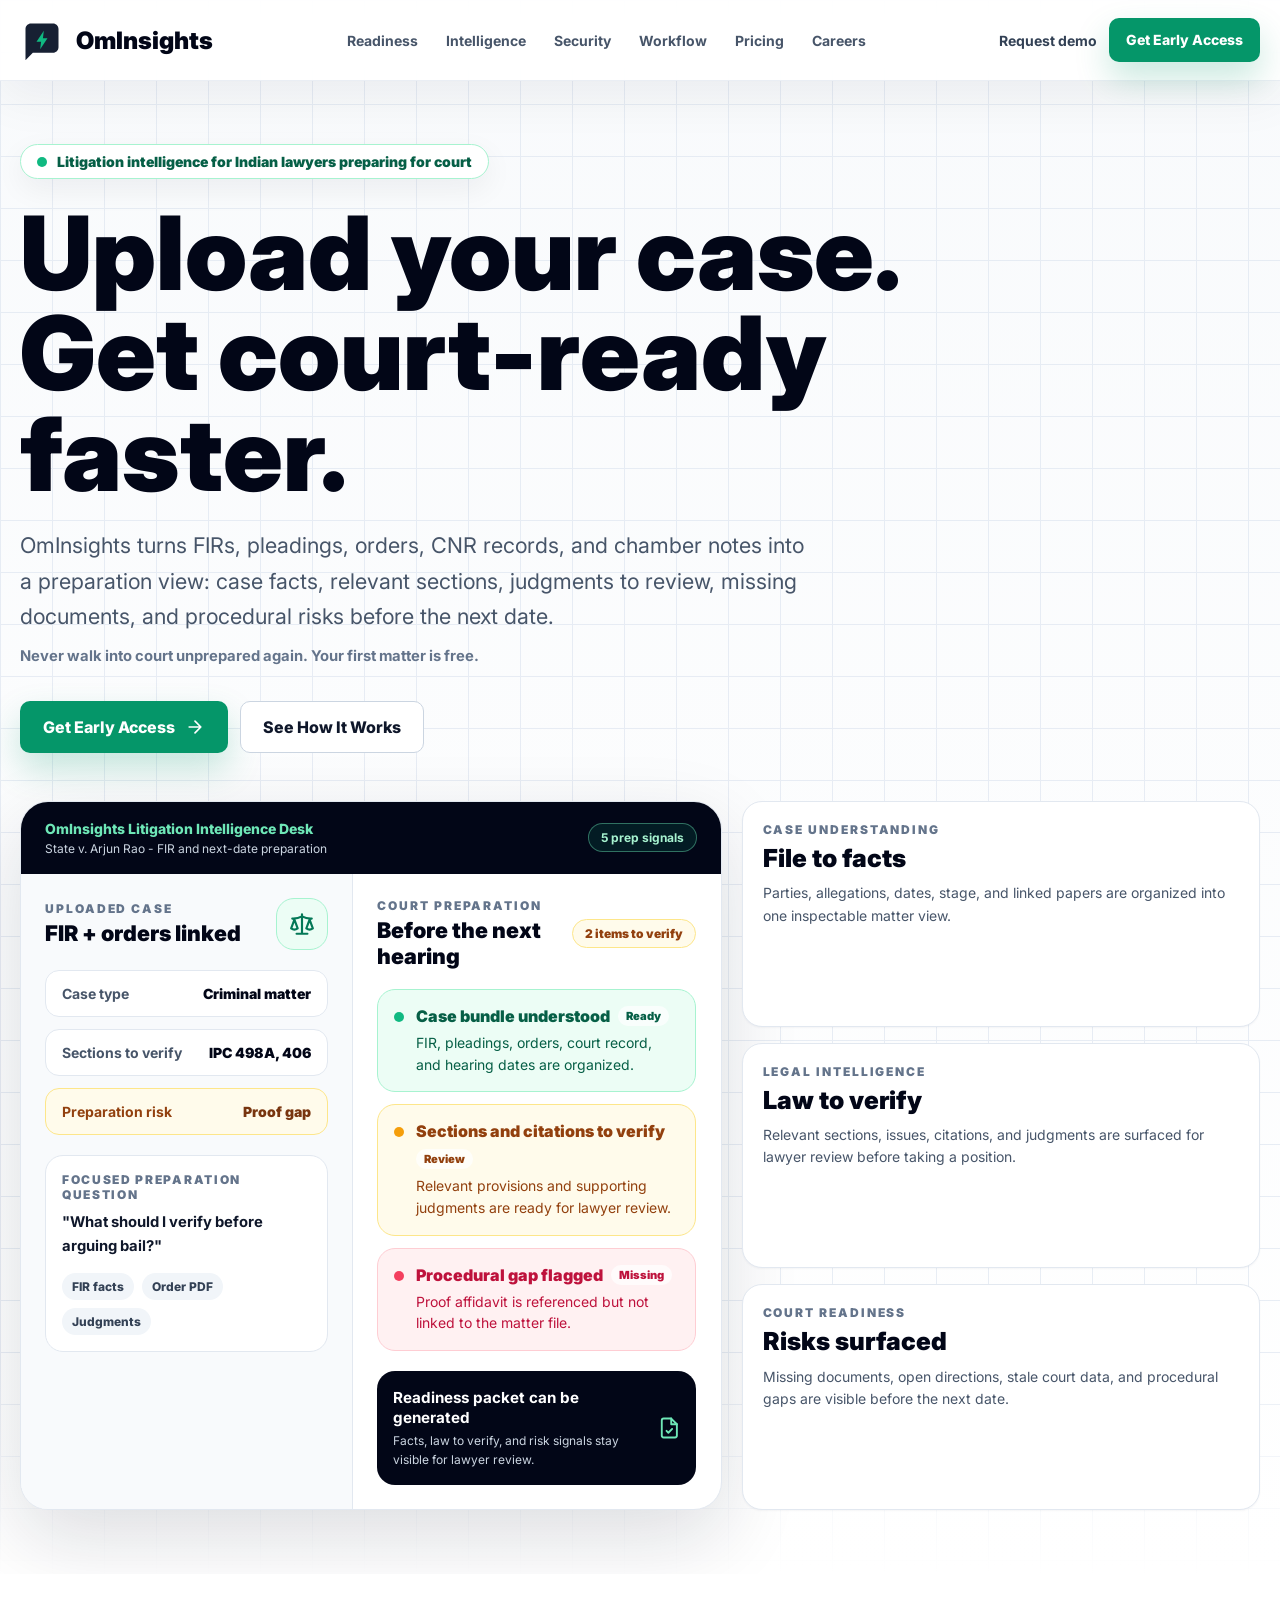
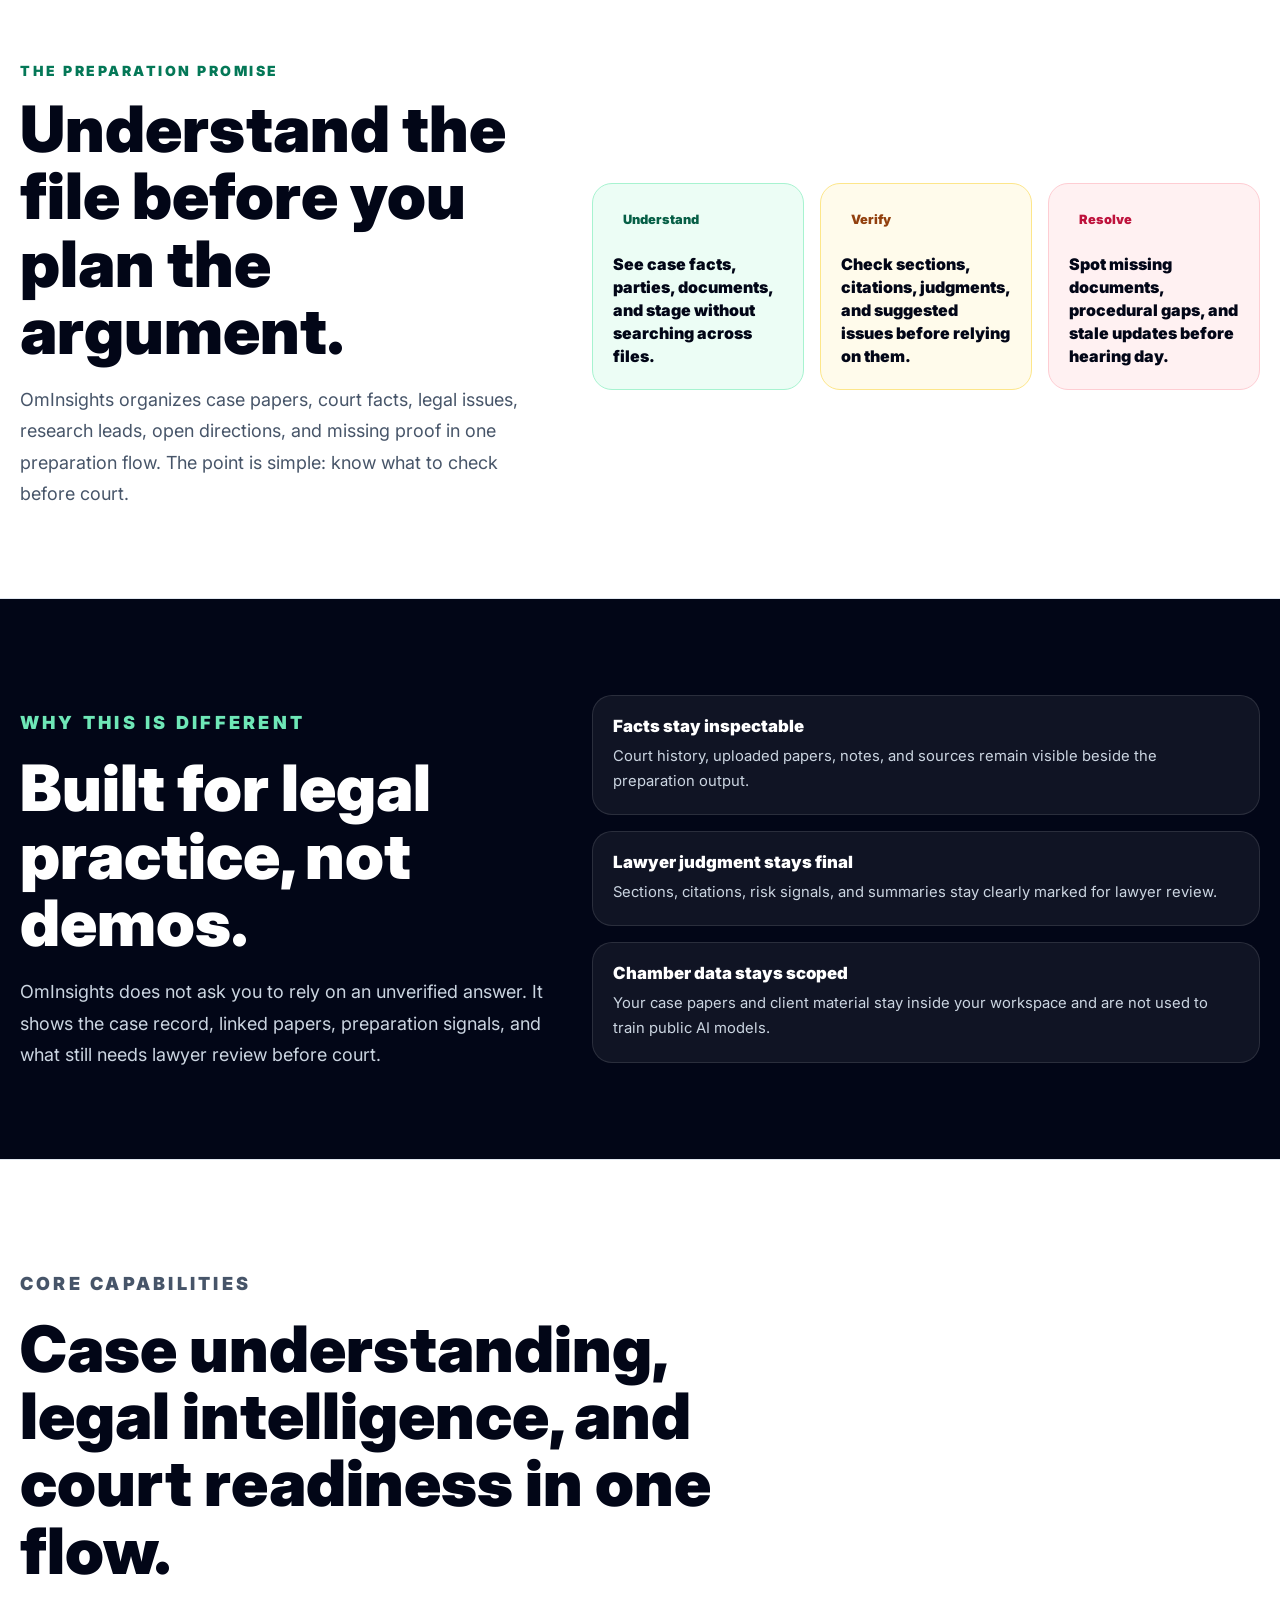
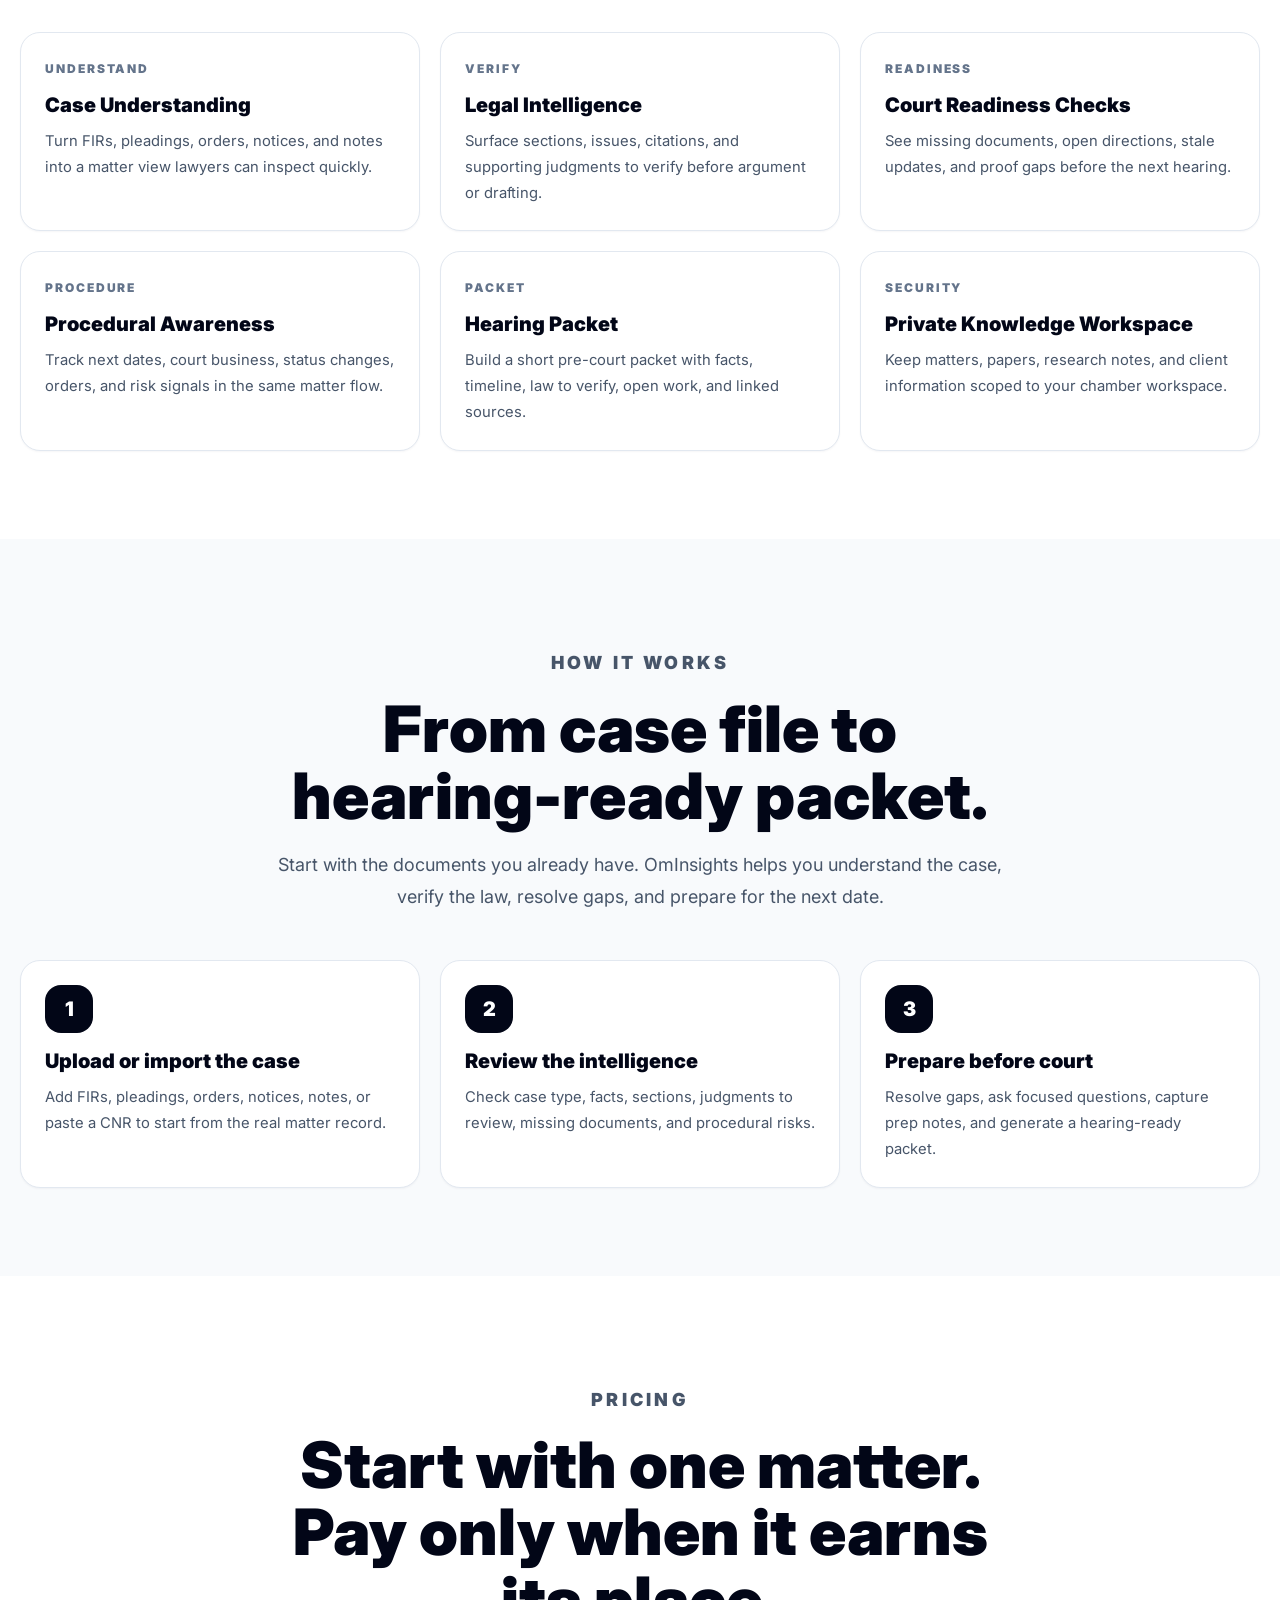
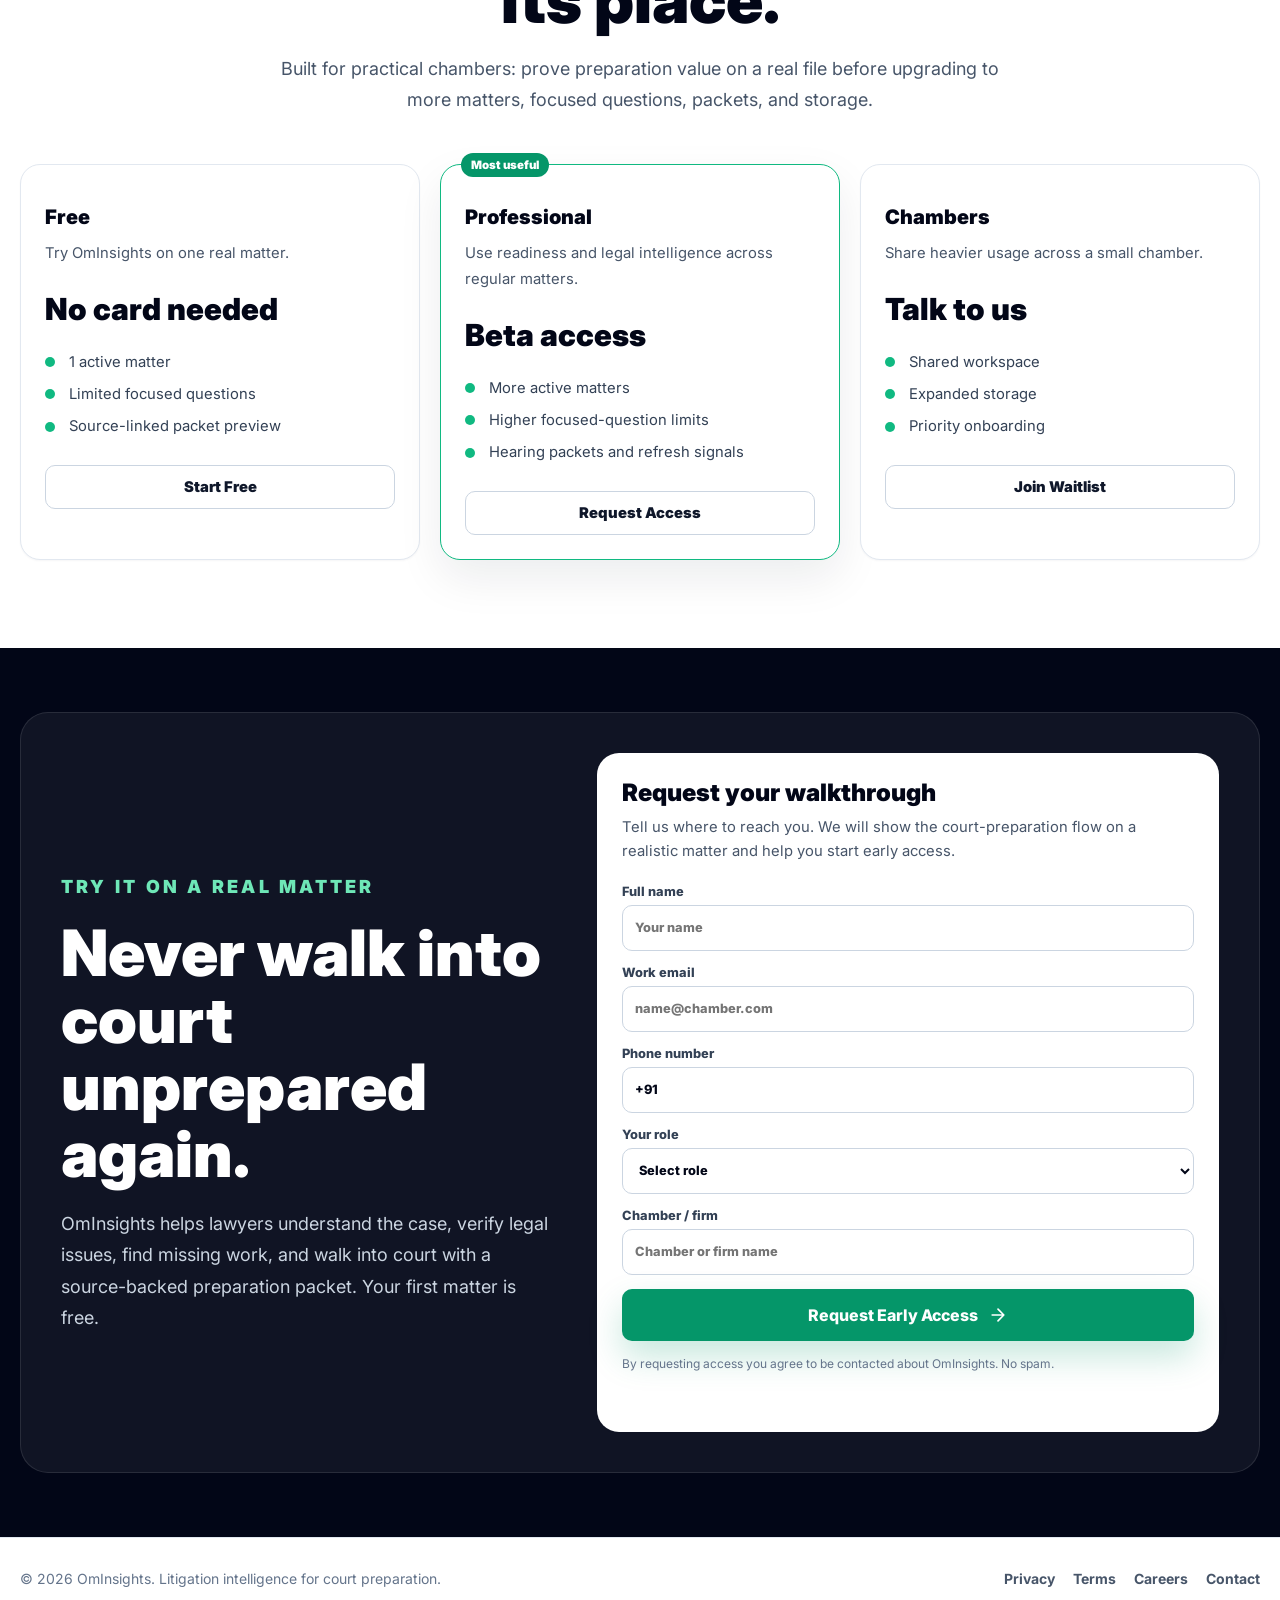
<file: index.html>
<!doctype html>
<html lang="en">
  <head>
    <meta charset="utf-8">
    <meta name="viewport" content="width=device-width, initial-scale=1">
    <title>OmInsights - Litigation Intelligence for Indian Lawyers</title>
    <meta name="description" content="Upload or import a case, understand the facts, verify sections and judgments, spot missing documents, and prepare before court.">
    <meta name="author" content="OmInsights">
    <link rel="canonical" href="https://ominsights.in/">
    <meta property="og:site_name" content="OmInsights">
    <meta property="og:type" content="website">
    <meta property="og:title" content="OmInsights - Litigation Intelligence for Indian Lawyers">
    <meta property="og:description" content="A litigation intelligence system that helps Indian lawyers prepare before court with case facts, law to verify, missing documents, and readiness signals.">
    <meta property="og:image" content="https://ominsights.in/assets/ominsights-logo-1024.png">
    <meta name="twitter:card" content="summary_large_image">
    <meta name="twitter:title" content="OmInsights - Litigation Intelligence for Indian Lawyers">
    <meta name="twitter:description" content="Upload your case. Understand the facts. Verify the law. Spot missing work. Prepare before court.">
    <meta name="twitter:image" content="https://ominsights.in/assets/ominsights-logo-1024.png">
    <link rel="preconnect" href="https://fonts.googleapis.com">
    <link rel="preconnect" href="https://fonts.gstatic.com" crossorigin>
    <link href="https://fonts.googleapis.com/css2?family=Inter:wght@400;500;600;700;800;900&display=swap" rel="stylesheet">
    <link rel="stylesheet" href="assets/landing.css">
  </head>
  <body>
    <nav class="site-nav" aria-label="Primary navigation">
      <div class="nav-inner">
        <a class="brand" href="/" aria-label="OmInsights home">
          <svg class="brand-mark" viewBox="0 0 48 48" fill="none" xmlns="http://www.w3.org/2000/svg" aria-hidden="true">
            <path d="M6 12C6 8.686 8.686 6 12 6h24c3.314 0 6 2.686 6 6v20c0 3.314-2.686 6-6 6H14l-8 8V12Z" fill="#172033"/>
            <path d="m26 14-8 12h5l-1 8 8-12h-5l1-8Z" fill="#10b981"/>
          </svg>
          <span>OmInsights</span>
        </a>

        <div class="nav-links">
          <a href="#readiness">Readiness</a>
          <a href="#features">Intelligence</a>
          <a href="#trust">Security</a>
          <a href="#workflow">Workflow</a>
          <a href="#pricing">Pricing</a>
          <a href="careers.html">Careers</a>
        </div>

        <div class="nav-actions">
          <a class="nav-signin" href="#early-access">Request demo</a>
          <a class="btn btn-primary btn-sm" href="#early-access">Get Early Access</a>
        </div>
      </div>
    </nav>

    <main>
      <section class="hero" id="top">
        <div class="grid-bg" aria-hidden="true"></div>
        <div class="hero-fade" aria-hidden="true"></div>
        <div class="container hero-inner">
          <div class="hero-copy">
            <div class="badge">
              <span class="pulse" aria-hidden="true"></span>
              Litigation intelligence for Indian lawyers preparing for court
            </div>
            <h1>Upload your case. Get court-ready faster.</h1>
            <p class="hero-lede">OmInsights turns FIRs, pleadings, orders, CNR records, and chamber notes into a preparation view: case facts, relevant sections, judgments to review, missing documents, and procedural risks before the next date.</p>
            <p class="trust-line">Never walk into court unprepared again. Your first matter is free.</p>
            <div class="hero-actions">
              <a class="btn btn-primary btn-lg" href="#early-access">
                Get Early Access
                <svg viewBox="0 0 24 24" aria-hidden="true"><path d="M5 12h14m-7-7 7 7-7 7"/></svg>
              </a>
              <a class="btn btn-secondary btn-lg" href="#workflow">See How It Works</a>
            </div>
          </div>

          <div class="hero-showcase" aria-label="OmInsights litigation intelligence preview">
            <section class="matter-desk">
              <header class="desk-topbar">
                <div>
                  <p>OmInsights Litigation Intelligence Desk</p>
                  <span>State v. Arjun Rao - FIR and next-date preparation</span>
                </div>
                <strong>5 prep signals</strong>
              </header>

              <div class="desk-grid">
                <section class="court-record">
                  <div class="panel-heading">
                    <div>
                      <p>Uploaded case</p>
                      <h2>FIR + orders linked</h2>
                    </div>
                    <div class="panel-icon" aria-hidden="true">
                      <svg viewBox="0 0 24 24"><path d="M12 3v18M3 7h1a17 17 0 0 0 8-2 17 17 0 0 0 8 2h1M5 8l3 8a5 5 0 0 1-6 0l3-8Zm14 0 3 8a5 5 0 0 1-6 0l3-8ZM7 21h10"/></svg>
                    </div>
                  </div>

                  <dl class="fact-list">
                    <div>
                      <dt>Case type</dt>
                      <dd>Criminal matter</dd>
                    </div>
                    <div>
                      <dt>Sections to verify</dt>
                      <dd>IPC 498A, 406</dd>
                    </div>
                    <div class="warn">
                      <dt>Preparation risk</dt>
                      <dd>Proof gap</dd>
                    </div>
                  </dl>

                  <div class="ask-card">
                    <p>Focused preparation question</p>
                    <strong>"What should I verify before arguing bail?"</strong>
                    <div>
                      <span>FIR facts</span>
                      <span>Order PDF</span>
                      <span>Judgments</span>
                    </div>
                  </div>
                </section>

                <section class="readiness-card">
                  <div class="panel-heading">
                    <div>
                      <p>Court preparation</p>
                      <h2>Before the next hearing</h2>
                    </div>
                    <span class="review-pill">2 items to verify</span>
                  </div>

                  <div class="check-list">
                    <article class="check check-ready">
                      <span aria-hidden="true"></span>
                      <div>
                        <h3>Case bundle understood <em>Ready</em></h3>
                        <p>FIR, pleadings, orders, court record, and hearing dates are organized.</p>
                      </div>
                    </article>
                    <article class="check check-review">
                      <span aria-hidden="true"></span>
                      <div>
                        <h3>Sections and citations to verify <em>Review</em></h3>
                        <p>Relevant provisions and supporting judgments are ready for lawyer review.</p>
                      </div>
                    </article>
                    <article class="check check-missing">
                      <span aria-hidden="true"></span>
                      <div>
                        <h3>Procedural gap flagged <em>Missing</em></h3>
                        <p>Proof affidavit is referenced but not linked to the matter file.</p>
                      </div>
                    </article>
                  </div>

                  <div class="packet-note">
                    <div>
                      <strong>Readiness packet can be generated</strong>
                      <p>Facts, law to verify, and risk signals stay visible for lawyer review.</p>
                    </div>
                    <svg viewBox="0 0 24 24" aria-hidden="true"><path d="M14 2H6a2 2 0 0 0-2 2v16a2 2 0 0 0 2 2h12a2 2 0 0 0 2-2V8Z"/><path d="M14 2v6h6M9 15l2 2 4-4"/></svg>
                  </div>
                </section>
              </div>
            </section>

            <aside class="stat-stack" aria-label="Litigation preparation outcomes">
              <article>
                <p>Case understanding</p>
                <strong>File to facts</strong>
                <span>Parties, allegations, dates, stage, and linked papers are organized into one inspectable matter view.</span>
              </article>
              <article>
                <p>Legal intelligence</p>
                <strong>Law to verify</strong>
                <span>Relevant sections, issues, citations, and judgments are surfaced for lawyer review before taking a position.</span>
              </article>
              <article>
                <p>Court readiness</p>
                <strong>Risks surfaced</strong>
                <span>Missing documents, open directions, stale court data, and procedural gaps are visible before the next date.</span>
              </article>
            </aside>
          </div>
        </div>
      </section>

      <section class="section" id="readiness">
        <div class="container promise-grid">
          <div>
            <p class="eyebrow">The preparation promise</p>
            <h2>Understand the file before you plan the argument.</h2>
            <p class="section-copy">OmInsights organizes case papers, court facts, legal issues, research leads, open directions, and missing proof in one preparation flow. The point is simple: know what to check before court.</p>
          </div>
          <div class="promise-cards">
            <article class="mini-card green">
              <span aria-hidden="true">Understand</span>
              <h3>See case facts, parties, documents, and stage without searching across files.</h3>
            </article>
            <article class="mini-card amber">
              <span aria-hidden="true">Verify</span>
              <h3>Check sections, citations, judgments, and suggested issues before relying on them.</h3>
            </article>
            <article class="mini-card rose">
              <span aria-hidden="true">Resolve</span>
              <h3>Spot missing documents, procedural gaps, and stale updates before hearing day.</h3>
            </article>
          </div>
        </div>
      </section>

      <section class="section section-dark" id="trust">
        <div class="container trust-grid">
          <div>
            <p class="eyebrow">Why this is different</p>
            <h2>Built for legal practice, not demos.</h2>
            <p>OmInsights does not ask you to rely on an unverified answer. It shows the case record, linked papers, preparation signals, and what still needs lawyer review before court.</p>
          </div>
          <div class="trust-list">
            <article>
              <h3>Facts stay inspectable</h3>
              <p>Court history, uploaded papers, notes, and sources remain visible beside the preparation output.</p>
            </article>
            <article>
              <h3>Lawyer judgment stays final</h3>
              <p>Sections, citations, risk signals, and summaries stay clearly marked for lawyer review.</p>
            </article>
            <article>
              <h3>Chamber data stays scoped</h3>
              <p>Your case papers and client material stay inside your workspace and are not used to train public AI models.</p>
            </article>
          </div>
        </div>
      </section>

      <section class="section" id="features">
        <div class="container">
          <div class="section-heading">
            <p class="eyebrow">Core capabilities</p>
            <h2>Case understanding, legal intelligence, and court readiness in one flow.</h2>
          </div>
          <div class="feature-grid">
            <article>
              <span>Understand</span>
              <h3>Case Understanding</h3>
              <p>Turn FIRs, pleadings, orders, notices, and notes into a matter view lawyers can inspect quickly.</p>
            </article>
            <article>
              <span>Verify</span>
              <h3>Legal Intelligence</h3>
              <p>Surface sections, issues, citations, and supporting judgments to verify before argument or drafting.</p>
            </article>
            <article>
              <span>Readiness</span>
              <h3>Court Readiness Checks</h3>
              <p>See missing documents, open directions, stale updates, and proof gaps before the next hearing.</p>
            </article>
            <article>
              <span>Procedure</span>
              <h3>Procedural Awareness</h3>
              <p>Track next dates, court business, status changes, orders, and risk signals in the same matter flow.</p>
            </article>
            <article>
              <span>Packet</span>
              <h3>Hearing Packet</h3>
              <p>Build a short pre-court packet with facts, timeline, law to verify, open work, and linked sources.</p>
            </article>
            <article>
              <span>Security</span>
              <h3>Private Knowledge Workspace</h3>
              <p>Keep matters, papers, research notes, and client information scoped to your chamber workspace.</p>
            </article>
          </div>
        </div>
      </section>

      <section class="section workflow-section" id="workflow">
        <div class="container">
          <div class="section-heading centered">
            <p class="eyebrow">How it works</p>
            <h2>From case file to hearing-ready packet.</h2>
            <p>Start with the documents you already have. OmInsights helps you understand the case, verify the law, resolve gaps, and prepare for the next date.</p>
          </div>
          <div class="workflow-grid">
            <article>
              <span>1</span>
              <h3>Upload or import the case</h3>
              <p>Add FIRs, pleadings, orders, notices, notes, or paste a CNR to start from the real matter record.</p>
            </article>
            <article>
              <span>2</span>
              <h3>Review the intelligence</h3>
              <p>Check case type, facts, sections, judgments to review, missing documents, and procedural risks.</p>
            </article>
            <article>
              <span>3</span>
              <h3>Prepare before court</h3>
              <p>Resolve gaps, ask focused questions, capture prep notes, and generate a hearing-ready packet.</p>
            </article>
          </div>
        </div>
      </section>

      <section class="section" id="pricing">
        <div class="container">
          <div class="section-heading centered">
            <p class="eyebrow">Pricing</p>
            <h2>Start with one matter. Pay only when it earns its place.</h2>
            <p>Built for practical chambers: prove preparation value on a real file before upgrading to more matters, focused questions, packets, and storage.</p>
          </div>
          <div class="pricing-grid">
            <article>
              <h3>Free</h3>
              <p>Try OmInsights on one real matter.</p>
              <strong>No card needed</strong>
              <ul>
                <li>1 active matter</li>
                <li>Limited focused questions</li>
                <li>Source-linked packet preview</li>
              </ul>
              <a href="#early-access">Start Free</a>
            </article>
            <article class="recommended">
              <span class="recommended-pill">Most useful</span>
              <h3>Professional</h3>
              <p>Use readiness and legal intelligence across regular matters.</p>
              <strong>Beta access</strong>
              <ul>
                <li>More active matters</li>
                <li>Higher focused-question limits</li>
                <li>Hearing packets and refresh signals</li>
              </ul>
              <a href="#early-access">Request Access</a>
            </article>
            <article>
              <h3>Chambers</h3>
              <p>Share heavier usage across a small chamber.</p>
              <strong>Talk to us</strong>
              <ul>
                <li>Shared workspace</li>
                <li>Expanded storage</li>
                <li>Priority onboarding</li>
              </ul>
              <a href="#early-access">Join Waitlist</a>
            </article>
          </div>
        </div>
      </section>

      <section class="final-cta" id="early-access">
        <div class="container cta-shell">
          <div class="cta-copy">
            <p class="eyebrow">Try it on a real matter</p>
            <h2>Never walk into court unprepared again.</h2>
            <p>OmInsights helps lawyers understand the case, verify legal issues, find missing work, and walk into court with a source-backed preparation packet. Your first matter is free.</p>
          </div>

          <div class="lead-panel">
            <h3>Request your walkthrough</h3>
            <p>Tell us where to reach you. We will show the court-preparation flow on a realistic matter and help you start early access.</p>
            <form id="lead-form" novalidate>
              <label>
                Full name
                <input name="full_name" type="text" autocomplete="name" placeholder="Your name" required>
              </label>
              <label>
                Work email
                <input name="email" type="email" autocomplete="email" placeholder="name@chamber.com" required>
              </label>
              <label>
                Phone number
                <input name="phone" type="tel" autocomplete="tel" inputmode="tel" placeholder="+91 98765 43210" value="+91 " required>
              </label>
              <label>
                Your role
                <select name="role" required>
                  <option value="">Select role</option>
                  <option>Advocate</option>
                  <option>Senior advocate</option>
                  <option>Chamber owner</option>
                  <option>Law firm partner</option>
                  <option>Legal operations</option>
                  <option>Other</option>
                </select>
              </label>
              <label>
                Chamber / firm
                <input name="firm" type="text" autocomplete="organization" placeholder="Chamber or firm name" required>
              </label>
              <label class="hidden-field" aria-hidden="true">
                Website
                <input name="website" type="text" tabindex="-1" autocomplete="off">
              </label>
              <button class="btn btn-primary btn-lg" type="submit">
                Request Early Access
                <svg viewBox="0 0 24 24" aria-hidden="true"><path d="M5 12h14m-7-7 7 7-7 7"/></svg>
              </button>
              <p class="form-footnote">By requesting access you agree to be contacted about OmInsights. No spam.</p>
              <p class="form-message" role="status" aria-live="polite"></p>
            </form>
          </div>
        </div>
      </section>
    </main>

    <footer class="site-footer">
      <div class="container footer-inner">
        <p>&copy; 2026 OmInsights. Litigation intelligence for court preparation.</p>
        <div>
          <a href="privacy.html">Privacy</a>
          <a href="terms.html">Terms</a>
          <a href="careers.html">Careers</a>
          <a href="contact.html">Contact</a>
        </div>
      </div>
    </footer>

    <script src="assets/landing.js" defer></script>
  </body>
</html>
</file>
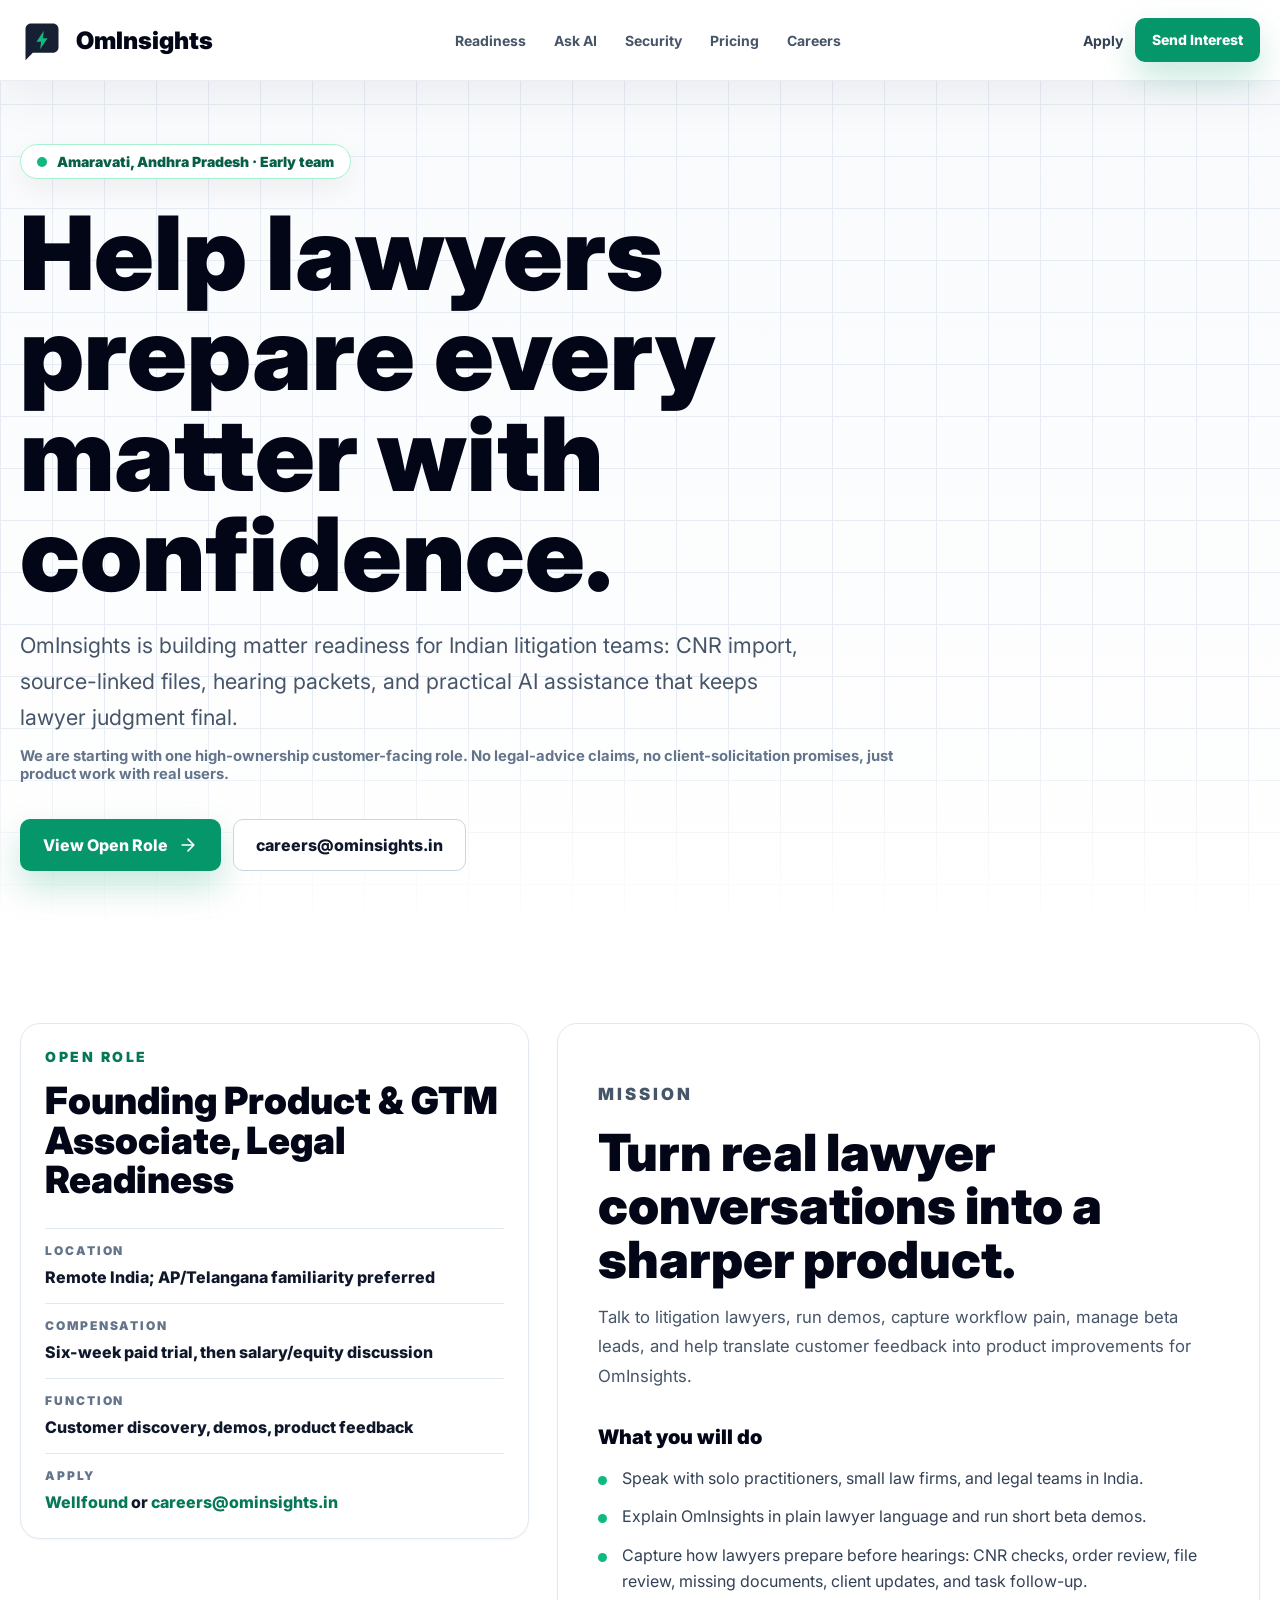
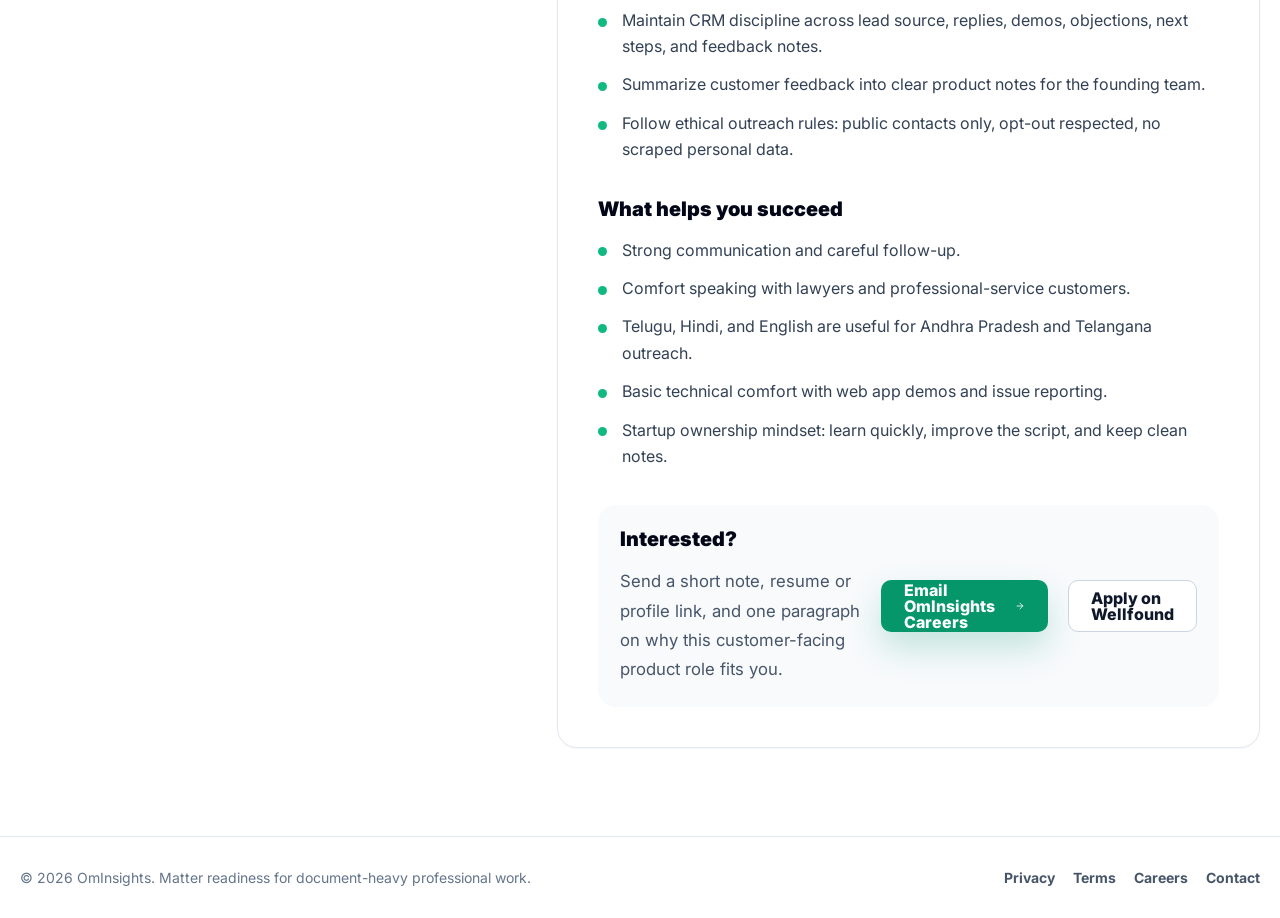
<file: careers.html>
<!doctype html>
<html lang="en">
  <head>
    <meta charset="utf-8">
    <meta name="viewport" content="width=device-width, initial-scale=1">
    <title>Careers | OmInsights</title>
    <meta name="description" content="Join OmInsights to help Indian litigation teams prepare matters faster with source-linked readiness workflows.">
    <meta name="author" content="OmInsights">
    <link rel="canonical" href="https://ominsights.in/careers.html">
    <meta property="og:site_name" content="OmInsights">
    <meta property="og:type" content="website">
    <meta property="og:title" content="Careers at OmInsights">
    <meta property="og:description" content="Help build matter readiness for Indian litigation teams.">
    <meta property="og:image" content="https://ominsights.in/assets/ominsights-logo-1024.png">
    <meta name="twitter:card" content="summary">
    <meta name="twitter:title" content="Careers at OmInsights">
    <meta name="twitter:description" content="Help build matter readiness for Indian litigation teams.">
    <meta name="twitter:image" content="https://ominsights.in/assets/ominsights-logo-1024.png">
    <link rel="preconnect" href="https://fonts.googleapis.com">
    <link rel="preconnect" href="https://fonts.gstatic.com" crossorigin>
    <link href="https://fonts.googleapis.com/css2?family=Inter:wght@400;500;600;700;800;900&display=swap" rel="stylesheet">
    <link rel="stylesheet" href="assets/landing.css">
  </head>
  <body>
    <nav class="site-nav" aria-label="Primary navigation">
      <div class="nav-inner">
        <a class="brand" href="/" aria-label="OmInsights home">
          <svg class="brand-mark" viewBox="0 0 48 48" fill="none" xmlns="http://www.w3.org/2000/svg" aria-hidden="true">
            <path d="M6 12C6 8.686 8.686 6 12 6h24c3.314 0 6 2.686 6 6v20c0 3.314-2.686 6-6 6H14l-8 8V12Z" fill="#172033"/>
            <path d="m26 14-8 12h5l-1 8 8-12h-5l1-8Z" fill="#10b981"/>
          </svg>
          <span>OmInsights</span>
        </a>

        <div class="nav-links">
          <a href="index.html#readiness">Readiness</a>
          <a href="index.html#features">Ask AI</a>
          <a href="index.html#trust">Security</a>
          <a href="index.html#pricing">Pricing</a>
          <a href="careers.html">Careers</a>
        </div>

        <div class="nav-actions">
          <a class="nav-signin" href="mailto:careers@ominsights.in">Apply</a>
          <a class="btn btn-primary btn-sm" href="mailto:careers@ominsights.in?subject=Founding%20Product%20%26%20GTM%20Associate%2C%20Legal%20Readiness">Send Interest</a>
        </div>
      </div>
    </nav>

    <main>
      <section class="hero careers-hero">
        <div class="grid-bg" aria-hidden="true"></div>
        <div class="hero-fade" aria-hidden="true"></div>
        <div class="container hero-inner careers-hero-inner">
          <div class="hero-copy">
            <div class="badge">
              <span class="pulse" aria-hidden="true"></span>
              Amaravati, Andhra Pradesh · Early team
            </div>
            <h1>Help lawyers prepare every matter with confidence.</h1>
            <p class="hero-lede">OmInsights is building matter readiness for Indian litigation teams: CNR import, source-linked files, hearing packets, and practical AI assistance that keeps lawyer judgment final.</p>
            <p class="trust-line">We are starting with one high-ownership customer-facing role. No legal-advice claims, no client-solicitation promises, just product work with real users.</p>
            <div class="hero-actions">
              <a class="btn btn-primary btn-lg" href="#open-role">
                View Open Role
                <svg viewBox="0 0 24 24" aria-hidden="true"><path d="M5 12h14m-7-7 7 7-7 7"/></svg>
              </a>
              <a class="btn btn-secondary btn-lg" href="mailto:careers@ominsights.in">careers@ominsights.in</a>
            </div>
          </div>
        </div>
      </section>

      <section class="section" id="open-role">
        <div class="container role-layout">
          <aside class="role-summary">
            <p class="eyebrow">Open role</p>
            <h2>Founding Product & GTM Associate, Legal Readiness</h2>
            <dl>
              <div>
                <dt>Location</dt>
                <dd>Remote India; AP/Telangana familiarity preferred</dd>
              </div>
              <div>
                <dt>Compensation</dt>
                <dd>Six-week paid trial, then salary/equity discussion</dd>
              </div>
              <div>
                <dt>Function</dt>
                <dd>Customer discovery, demos, product feedback</dd>
              </div>
              <div>
                <dt>Apply</dt>
                <dd><a href="https://wellfound.com/recruit/jobs/4284707">Wellfound</a> or <a href="mailto:careers@ominsights.in">careers@ominsights.in</a></dd>
              </div>
            </dl>
          </aside>

          <article class="role-detail">
            <p class="eyebrow">Mission</p>
            <h2>Turn real lawyer conversations into a sharper product.</h2>
            <p>Talk to litigation lawyers, run demos, capture workflow pain, manage beta leads, and help translate customer feedback into product improvements for OmInsights.</p>

            <h3>What you will do</h3>
            <ul>
              <li>Speak with solo practitioners, small law firms, and legal teams in India.</li>
              <li>Explain OmInsights in plain lawyer language and run short beta demos.</li>
              <li>Capture how lawyers prepare before hearings: CNR checks, order review, file review, missing documents, client updates, and task follow-up.</li>
              <li>Maintain CRM discipline across lead source, replies, demos, objections, next steps, and feedback notes.</li>
              <li>Summarize customer feedback into clear product notes for the founding team.</li>
              <li>Follow ethical outreach rules: public contacts only, opt-out respected, no scraped personal data.</li>
            </ul>

            <h3>What helps you succeed</h3>
            <ul>
              <li>Strong communication and careful follow-up.</li>
              <li>Comfort speaking with lawyers and professional-service customers.</li>
              <li>Telugu, Hindi, and English are useful for Andhra Pradesh and Telangana outreach.</li>
              <li>Basic technical comfort with web app demos and issue reporting.</li>
              <li>Startup ownership mindset: learn quickly, improve the script, and keep clean notes.</li>
            </ul>

            <div class="role-apply">
              <div>
                <h3>Interested?</h3>
                <p>Send a short note, resume or profile link, and one paragraph on why this customer-facing product role fits you.</p>
              </div>
              <a class="btn btn-primary btn-lg" href="mailto:careers@ominsights.in?subject=Founding%20Product%20%26%20GTM%20Associate%2C%20Legal%20Readiness">
                Email OmInsights Careers
                <svg viewBox="0 0 24 24" aria-hidden="true"><path d="M5 12h14m-7-7 7 7-7 7"/></svg>
              </a>
              <a class="btn btn-secondary btn-lg" href="https://wellfound.com/recruit/jobs/4284707">Apply on Wellfound</a>
            </div>
          </article>
        </div>
      </section>
    </main>

    <footer class="site-footer">
      <div class="container footer-inner">
        <p>&copy; 2026 OmInsights. Matter readiness for document-heavy professional work.</p>
        <div>
          <a href="privacy.html">Privacy</a>
          <a href="terms.html">Terms</a>
          <a href="careers.html">Careers</a>
          <a href="contact.html">Contact</a>
        </div>
      </div>
    </footer>
  </body>
</html>
</file>
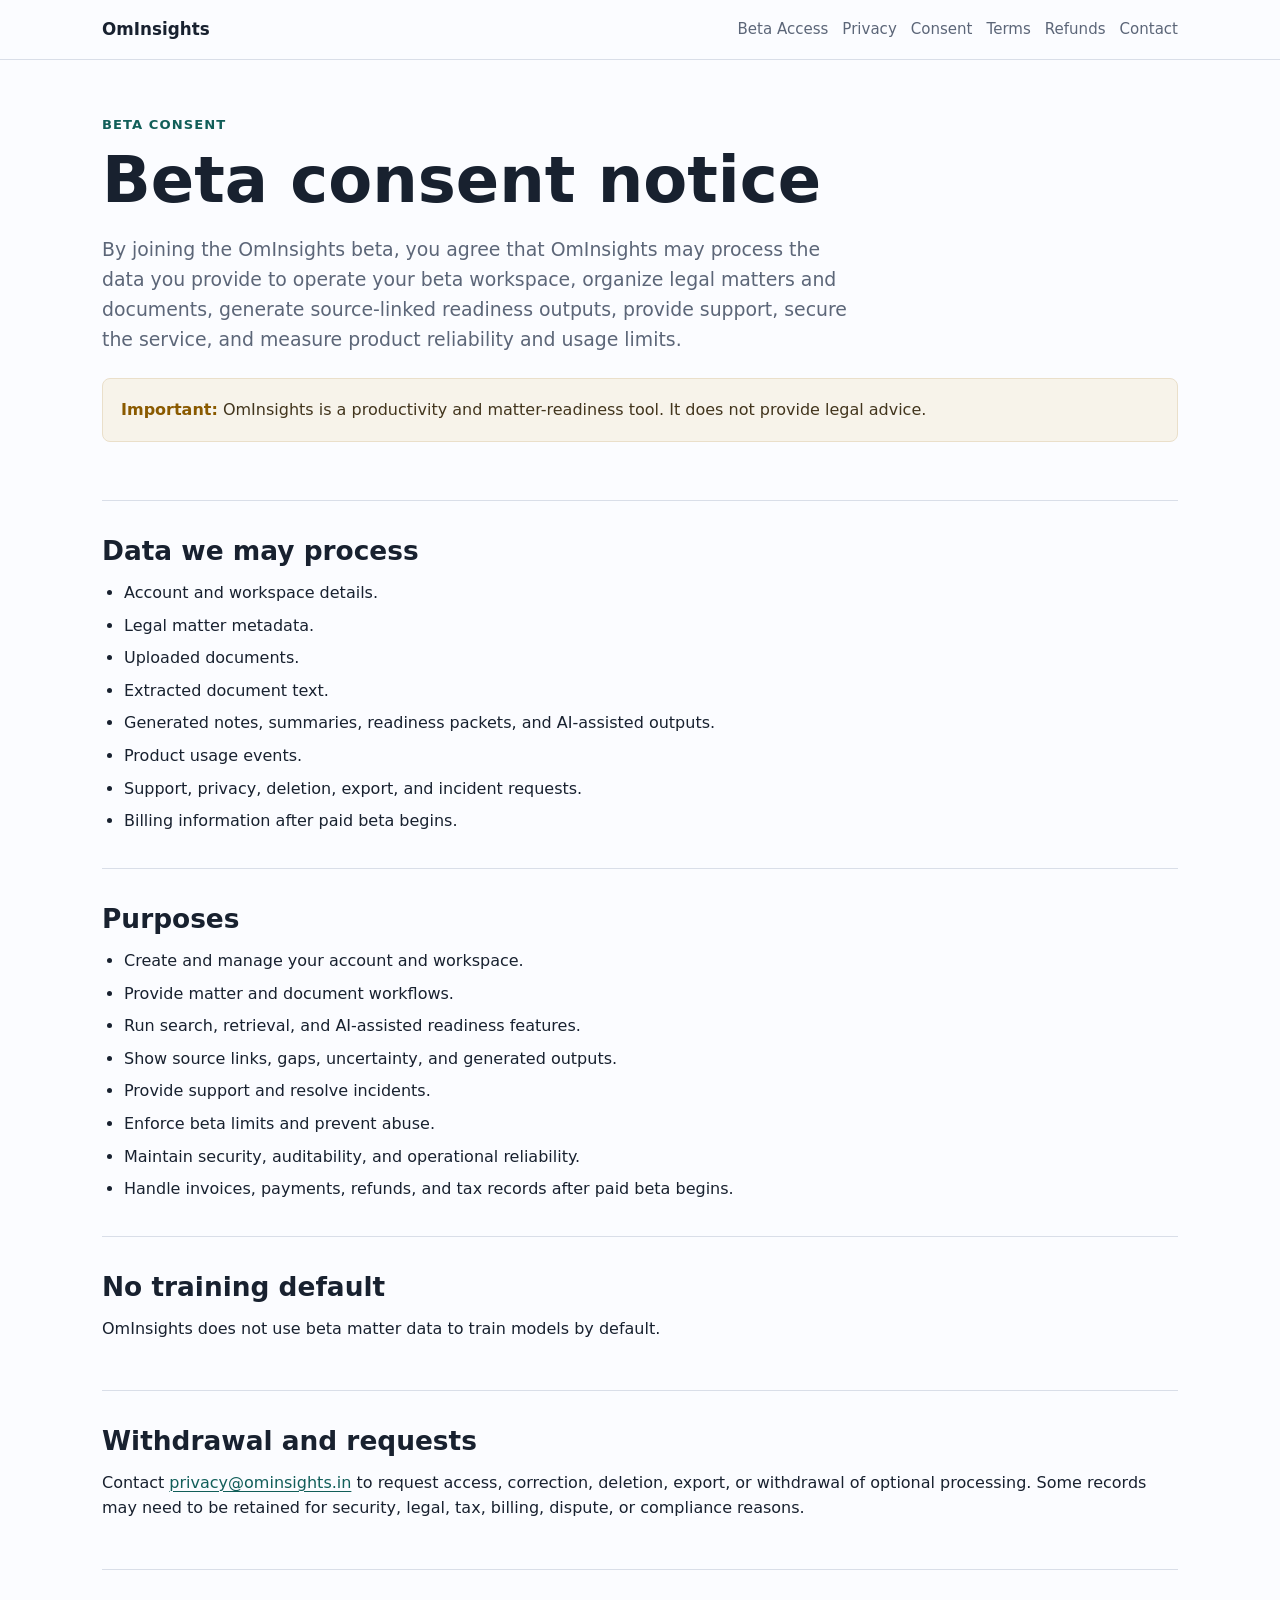
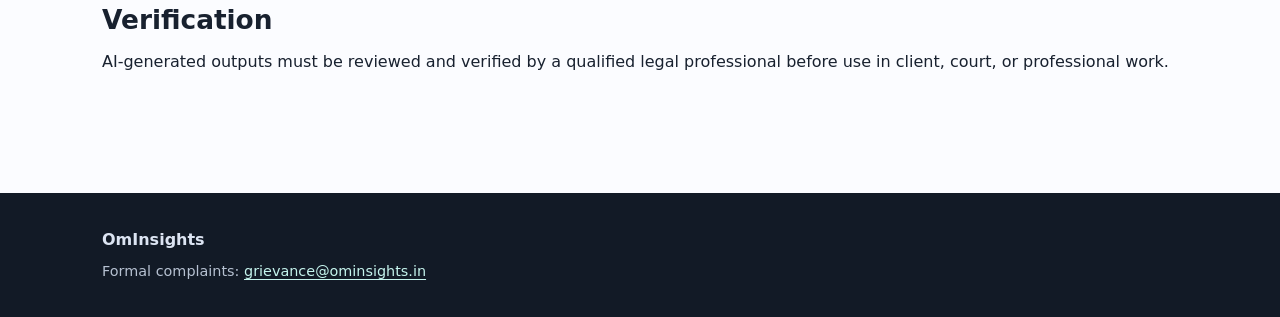
<file: consent.html>
<!doctype html>
<html lang="en">
  <head>
    <meta charset="utf-8">
    <meta name="viewport" content="width=device-width, initial-scale=1">
    <title>Beta Consent Notice | OmInsights</title>
    <meta name="description" content="Short beta consent notice for OmInsights controlled India Legal beta.">
    <link rel="stylesheet" href="assets/styles.css">
  </head>
  <body>
    <header class="site-header">
      <nav class="nav" aria-label="Primary navigation">
        <a class="brand" href="index.html">OmInsights</a>
        <div class="nav-links">
          <a href="pricing.html">Beta Access</a>
          <a href="privacy.html">Privacy</a>
          <a href="consent.html">Consent</a>
          <a href="terms.html">Terms</a>
          <a href="refund.html">Refunds</a>
          <a href="contact.html">Contact</a>
        </div>
      </nav>
    </header>

    <main class="main">
      <section class="section">
        <p class="eyebrow">Beta Consent</p>
        <h1>Beta consent notice</h1>
        <p class="lede">
          By joining the OmInsights beta, you agree that OmInsights may process
          the data you provide to operate your beta workspace, organize legal
          matters and documents, generate source-linked readiness outputs,
          provide support, secure the service, and measure product reliability
          and usage limits.
        </p>
        <div class="notice">
          <strong>Important:</strong> OmInsights is a productivity and
          matter-readiness tool. It does not provide legal advice.
        </div>
      </section>

      <section class="section">
        <h2>Data we may process</h2>
        <ul>
          <li>Account and workspace details.</li>
          <li>Legal matter metadata.</li>
          <li>Uploaded documents.</li>
          <li>Extracted document text.</li>
          <li>Generated notes, summaries, readiness packets, and AI-assisted outputs.</li>
          <li>Product usage events.</li>
          <li>Support, privacy, deletion, export, and incident requests.</li>
          <li>Billing information after paid beta begins.</li>
        </ul>
      </section>

      <section class="section">
        <h2>Purposes</h2>
        <ul>
          <li>Create and manage your account and workspace.</li>
          <li>Provide matter and document workflows.</li>
          <li>Run search, retrieval, and AI-assisted readiness features.</li>
          <li>Show source links, gaps, uncertainty, and generated outputs.</li>
          <li>Provide support and resolve incidents.</li>
          <li>Enforce beta limits and prevent abuse.</li>
          <li>Maintain security, auditability, and operational reliability.</li>
          <li>Handle invoices, payments, refunds, and tax records after paid beta begins.</li>
        </ul>
      </section>

      <section class="section">
        <h2>No training default</h2>
        <p>OmInsights does not use beta matter data to train models by default.</p>
      </section>

      <section class="section">
        <h2>Withdrawal and requests</h2>
        <p>
          Contact <a href="mailto:privacy@ominsights.in">privacy@ominsights.in</a>
          to request access, correction, deletion, export, or withdrawal of
          optional processing. Some records may need to be retained for
          security, legal, tax, billing, dispute, or compliance reasons.
        </p>
      </section>

      <section class="section">
        <h2>Verification</h2>
        <p>
          AI-generated outputs must be reviewed and verified by a qualified
          legal professional before use in client, court, or professional work.
        </p>
      </section>
    </main>

    <footer class="site-footer">
      <div class="footer-inner">
        <strong>OmInsights</strong>
        <p class="fine-print">Formal complaints: <a href="mailto:grievance@ominsights.in">grievance@ominsights.in</a></p>
      </div>
    </footer>
  </body>
</html>
</file>
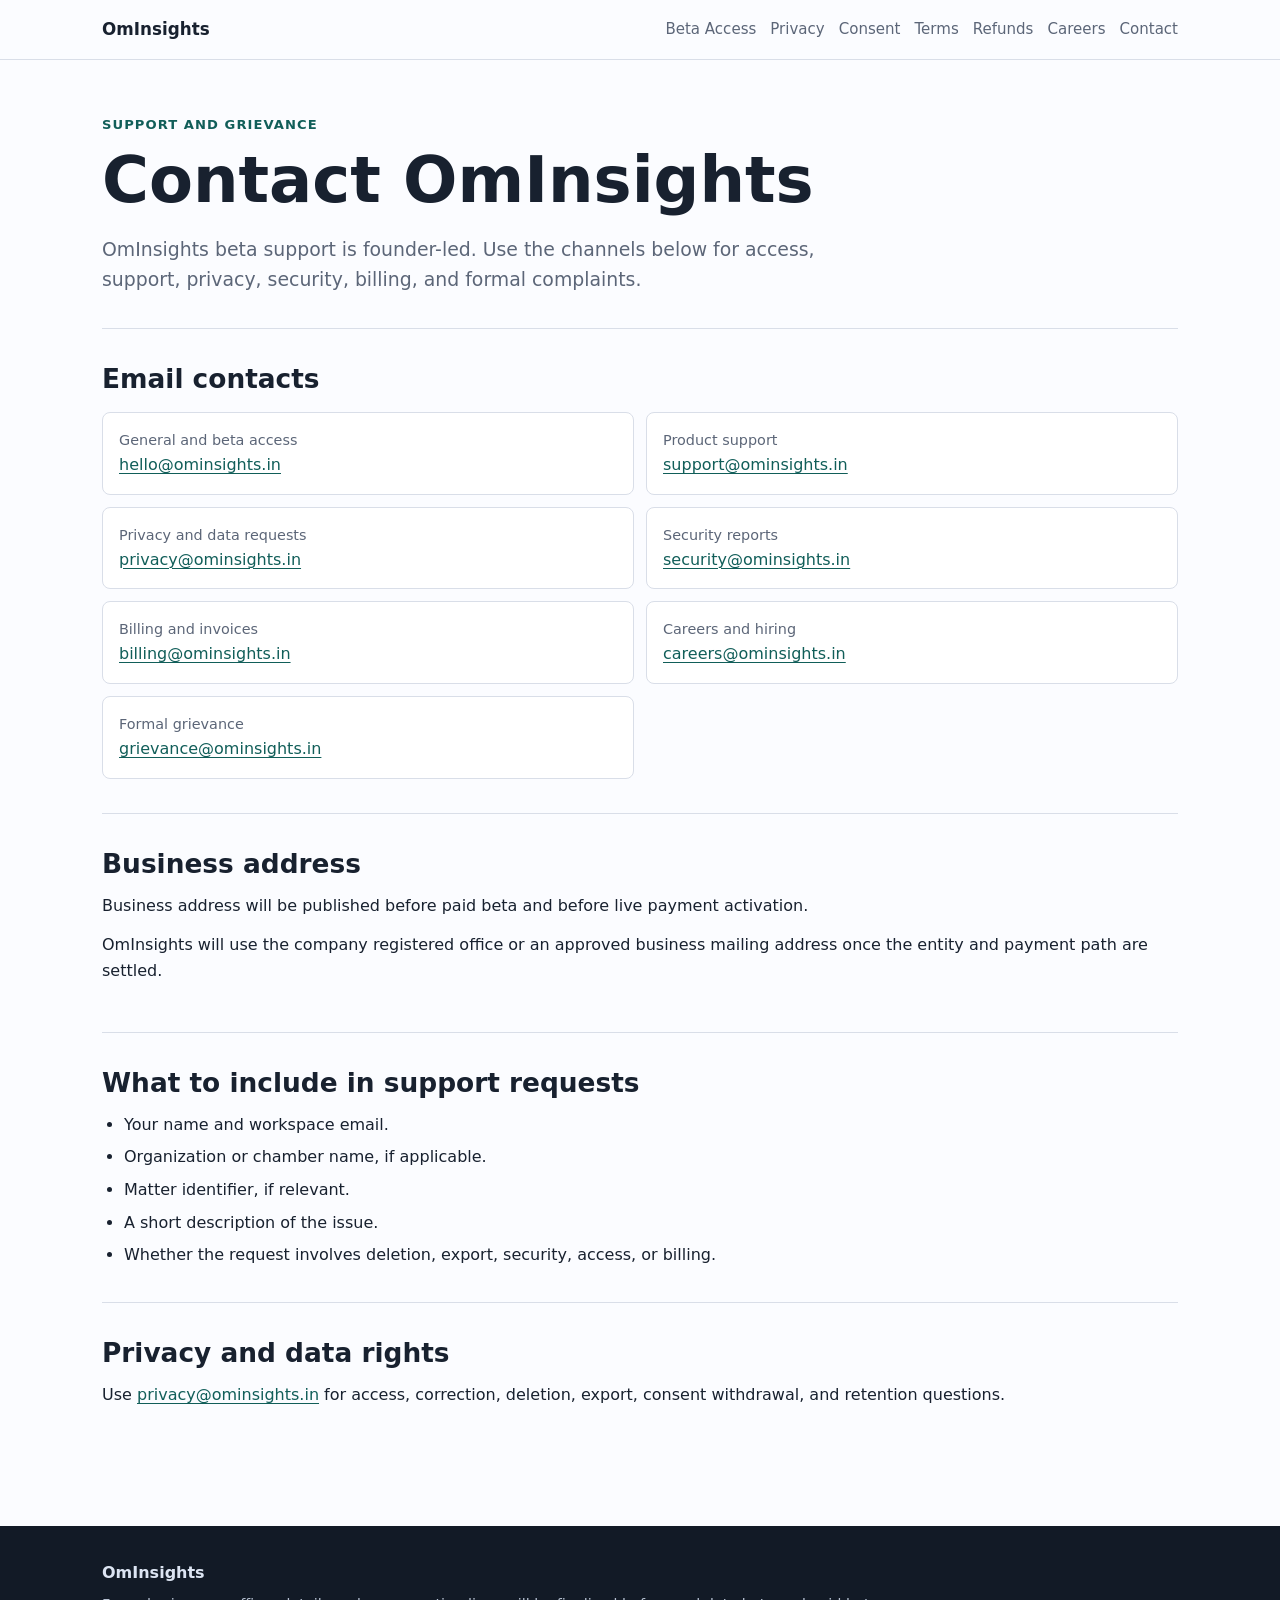
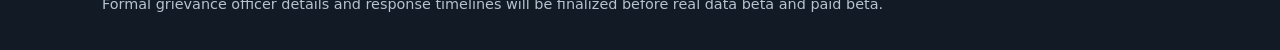
<file: contact.html>
<!doctype html>
<html lang="en">
  <head>
    <meta charset="utf-8">
    <meta name="viewport" content="width=device-width, initial-scale=1">
    <title>Contact | OmInsights</title>
    <meta name="description" content="Contact OmInsights for beta access, support, privacy, security, billing, and grievance requests.">
    <link rel="stylesheet" href="assets/styles.css">
  </head>
  <body>
    <header class="site-header">
      <nav class="nav" aria-label="Primary navigation">
        <a class="brand" href="index.html">OmInsights</a>
        <div class="nav-links">
          <a href="pricing.html">Beta Access</a>
          <a href="privacy.html">Privacy</a>
          <a href="consent.html">Consent</a>
          <a href="terms.html">Terms</a>
          <a href="refund.html">Refunds</a>
          <a href="careers.html">Careers</a>
          <a href="contact.html">Contact</a>
        </div>
      </nav>
    </header>

    <main class="main">
      <section class="section">
        <p class="eyebrow">Support And Grievance</p>
        <h1>Contact OmInsights</h1>
        <p class="lede">
          OmInsights beta support is founder-led. Use the channels below for
          access, support, privacy, security, billing, and formal complaints.
        </p>
      </section>

      <section class="section">
        <h2>Email contacts</h2>
        <div class="contact-list">
          <div class="contact-item">
            <span>General and beta access</span>
            <a href="mailto:hello@ominsights.in">hello@ominsights.in</a>
          </div>
          <div class="contact-item">
            <span>Product support</span>
            <a href="mailto:support@ominsights.in">support@ominsights.in</a>
          </div>
          <div class="contact-item">
            <span>Privacy and data requests</span>
            <a href="mailto:privacy@ominsights.in">privacy@ominsights.in</a>
          </div>
          <div class="contact-item">
            <span>Security reports</span>
            <a href="mailto:security@ominsights.in">security@ominsights.in</a>
          </div>
          <div class="contact-item">
            <span>Billing and invoices</span>
            <a href="mailto:billing@ominsights.in">billing@ominsights.in</a>
          </div>
          <div class="contact-item">
            <span>Careers and hiring</span>
            <a href="mailto:careers@ominsights.in">careers@ominsights.in</a>
          </div>
          <div class="contact-item">
            <span>Formal grievance</span>
            <a href="mailto:grievance@ominsights.in">grievance@ominsights.in</a>
          </div>
        </div>
      </section>

      <section class="section">
        <h2>Business address</h2>
        <p>
          Business address will be published before paid beta and before live
          payment activation.
        </p>
        <p>
          OmInsights will use the company registered office or an approved
          business mailing address once the entity and payment path are settled.
        </p>
      </section>

      <section class="section">
        <h2>What to include in support requests</h2>
        <ul>
          <li>Your name and workspace email.</li>
          <li>Organization or chamber name, if applicable.</li>
          <li>Matter identifier, if relevant.</li>
          <li>A short description of the issue.</li>
          <li>Whether the request involves deletion, export, security, access, or billing.</li>
        </ul>
      </section>

      <section class="section">
        <h2>Privacy and data rights</h2>
        <p>Use <a href="mailto:privacy@ominsights.in">privacy@ominsights.in</a> for access, correction, deletion, export, consent withdrawal, and retention questions.</p>
      </section>
    </main>

    <footer class="site-footer">
      <div class="footer-inner">
        <strong>OmInsights</strong>
        <p class="fine-print">Formal grievance officer details and response timelines will be finalized before real data beta and paid beta.</p>
      </div>
    </footer>
  </body>
</html>
</file>
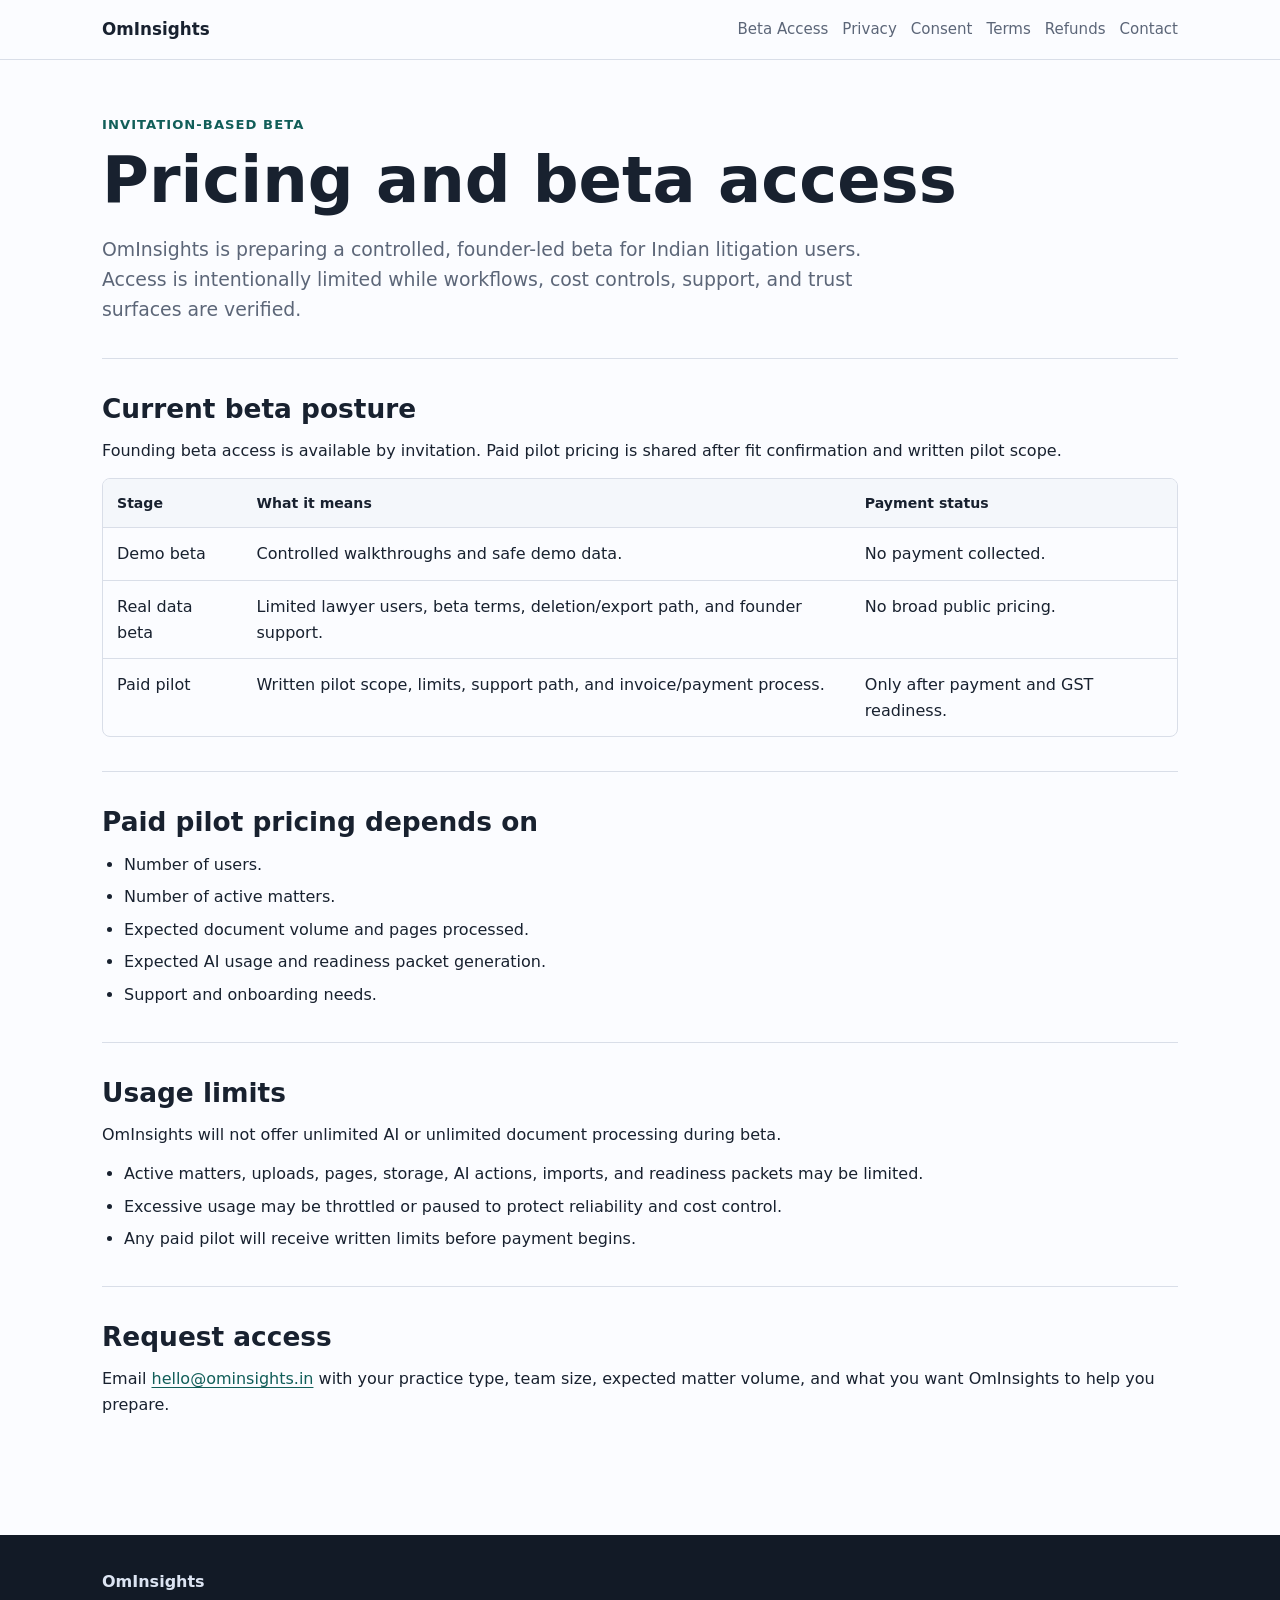
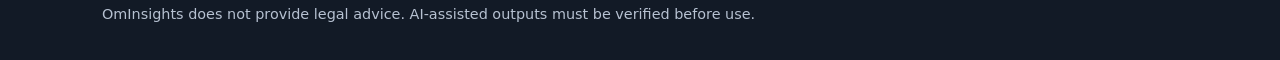
<file: pricing.html>
<!doctype html>
<html lang="en">
  <head>
    <meta charset="utf-8">
    <meta name="viewport" content="width=device-width, initial-scale=1">
    <title>Pricing and Beta Access | OmInsights</title>
    <meta name="description" content="OmInsights founding beta access is invitation-based. Paid pilot pricing is shared after fit confirmation.">
    <link rel="stylesheet" href="assets/styles.css">
  </head>
  <body>
    <header class="site-header">
      <nav class="nav" aria-label="Primary navigation">
        <a class="brand" href="index.html">OmInsights</a>
        <div class="nav-links">
          <a href="pricing.html">Beta Access</a>
          <a href="privacy.html">Privacy</a>
          <a href="consent.html">Consent</a>
          <a href="terms.html">Terms</a>
          <a href="refund.html">Refunds</a>
          <a href="contact.html">Contact</a>
        </div>
      </nav>
    </header>

    <main class="main">
      <section class="section">
        <p class="eyebrow">Invitation-Based Beta</p>
        <h1>Pricing and beta access</h1>
        <p class="lede">
          OmInsights is preparing a controlled, founder-led beta for Indian
          litigation users. Access is intentionally limited while workflows,
          cost controls, support, and trust surfaces are verified.
        </p>
      </section>

      <section class="section">
        <h2>Current beta posture</h2>
        <p>
          Founding beta access is available by invitation. Paid pilot pricing
          is shared after fit confirmation and written pilot scope.
        </p>
        <div class="table-wrap">
          <table>
            <thead>
              <tr>
                <th>Stage</th>
                <th>What it means</th>
                <th>Payment status</th>
              </tr>
            </thead>
            <tbody>
              <tr>
                <td>Demo beta</td>
                <td>Controlled walkthroughs and safe demo data.</td>
                <td>No payment collected.</td>
              </tr>
              <tr>
                <td>Real data beta</td>
                <td>Limited lawyer users, beta terms, deletion/export path, and founder support.</td>
                <td>No broad public pricing.</td>
              </tr>
              <tr>
                <td>Paid pilot</td>
                <td>Written pilot scope, limits, support path, and invoice/payment process.</td>
                <td>Only after payment and GST readiness.</td>
              </tr>
            </tbody>
          </table>
        </div>
      </section>

      <section class="section">
        <h2>Paid pilot pricing depends on</h2>
        <ul>
          <li>Number of users.</li>
          <li>Number of active matters.</li>
          <li>Expected document volume and pages processed.</li>
          <li>Expected AI usage and readiness packet generation.</li>
          <li>Support and onboarding needs.</li>
        </ul>
      </section>

      <section class="section">
        <h2>Usage limits</h2>
        <p>OmInsights will not offer unlimited AI or unlimited document processing during beta.</p>
        <ul>
          <li>Active matters, uploads, pages, storage, AI actions, imports, and readiness packets may be limited.</li>
          <li>Excessive usage may be throttled or paused to protect reliability and cost control.</li>
          <li>Any paid pilot will receive written limits before payment begins.</li>
        </ul>
      </section>

      <section class="section">
        <h2>Request access</h2>
        <p>Email <a href="mailto:hello@ominsights.in">hello@ominsights.in</a> with your practice type, team size, expected matter volume, and what you want OmInsights to help you prepare.</p>
      </section>
    </main>

    <footer class="site-footer">
      <div class="footer-inner">
        <strong>OmInsights</strong>
        <p class="fine-print">OmInsights does not provide legal advice. AI-assisted outputs must be verified before use.</p>
      </div>
    </footer>
  </body>
</html>
</file>
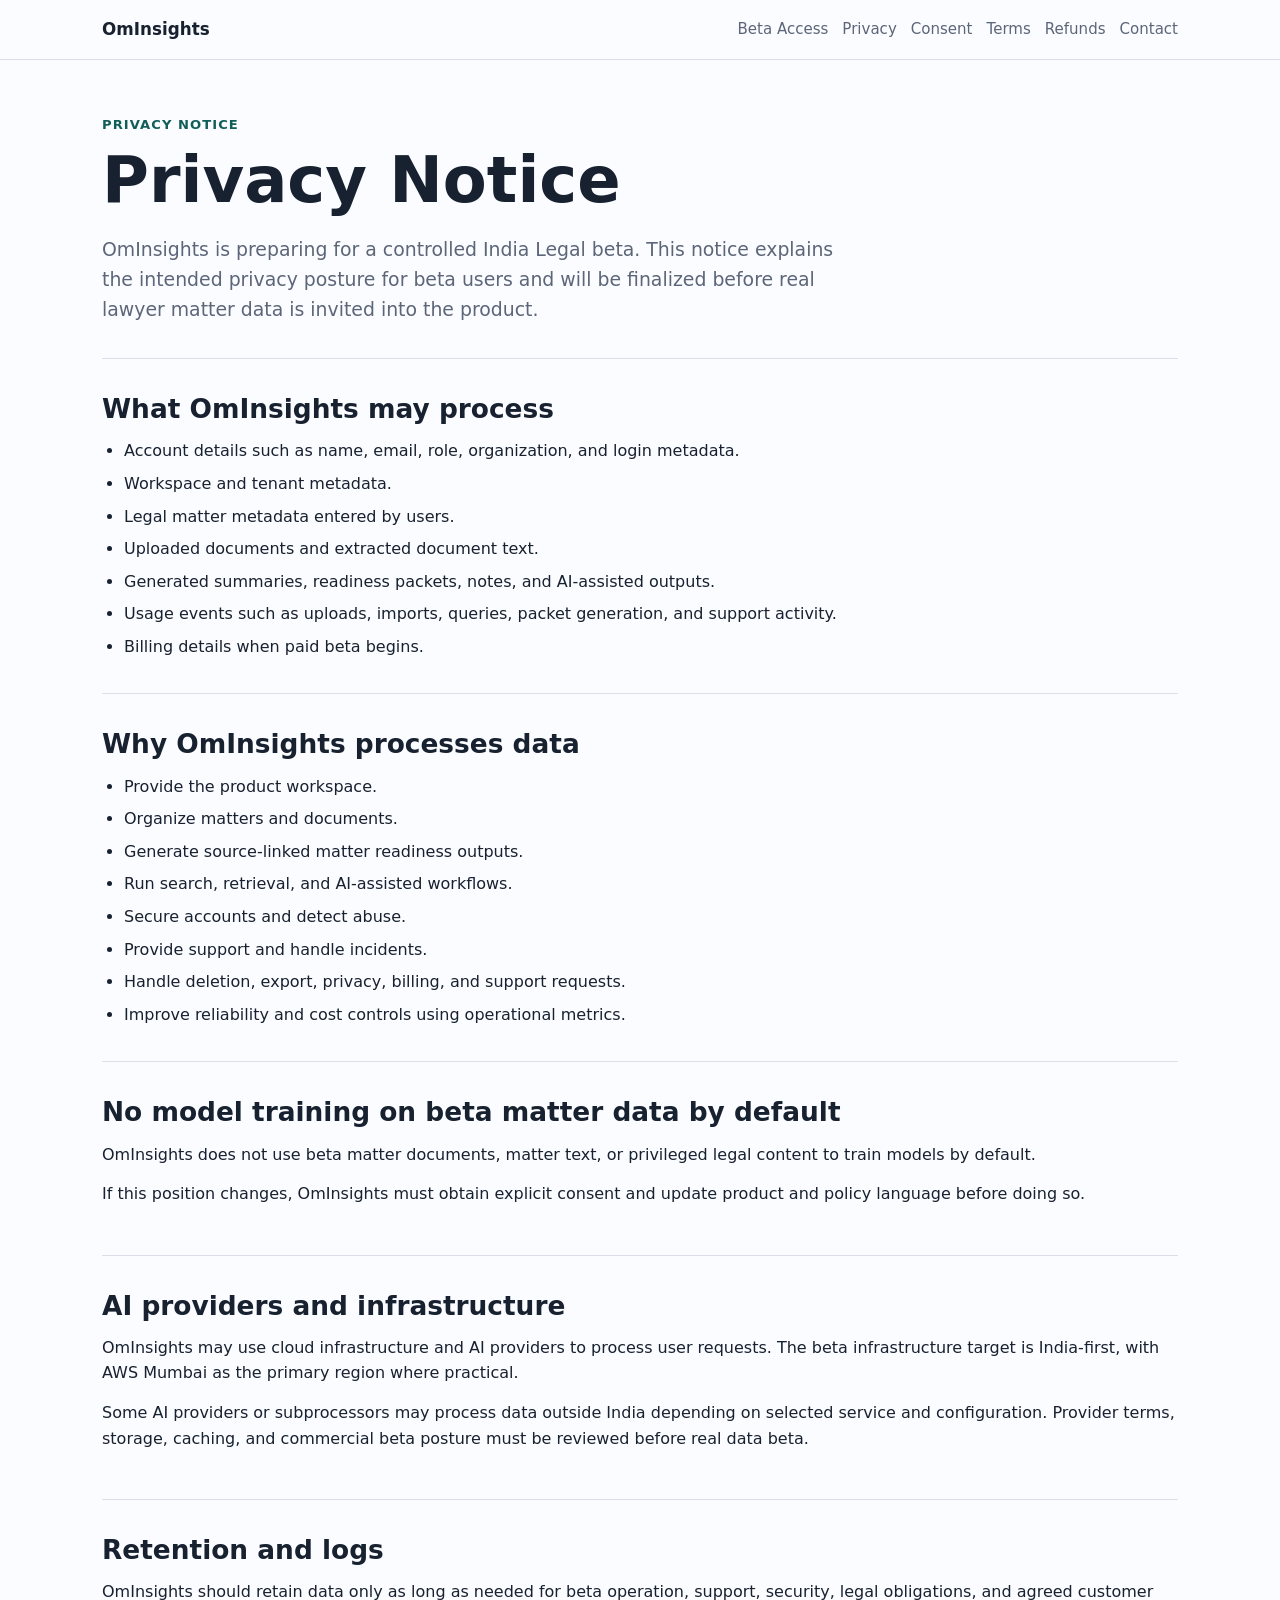
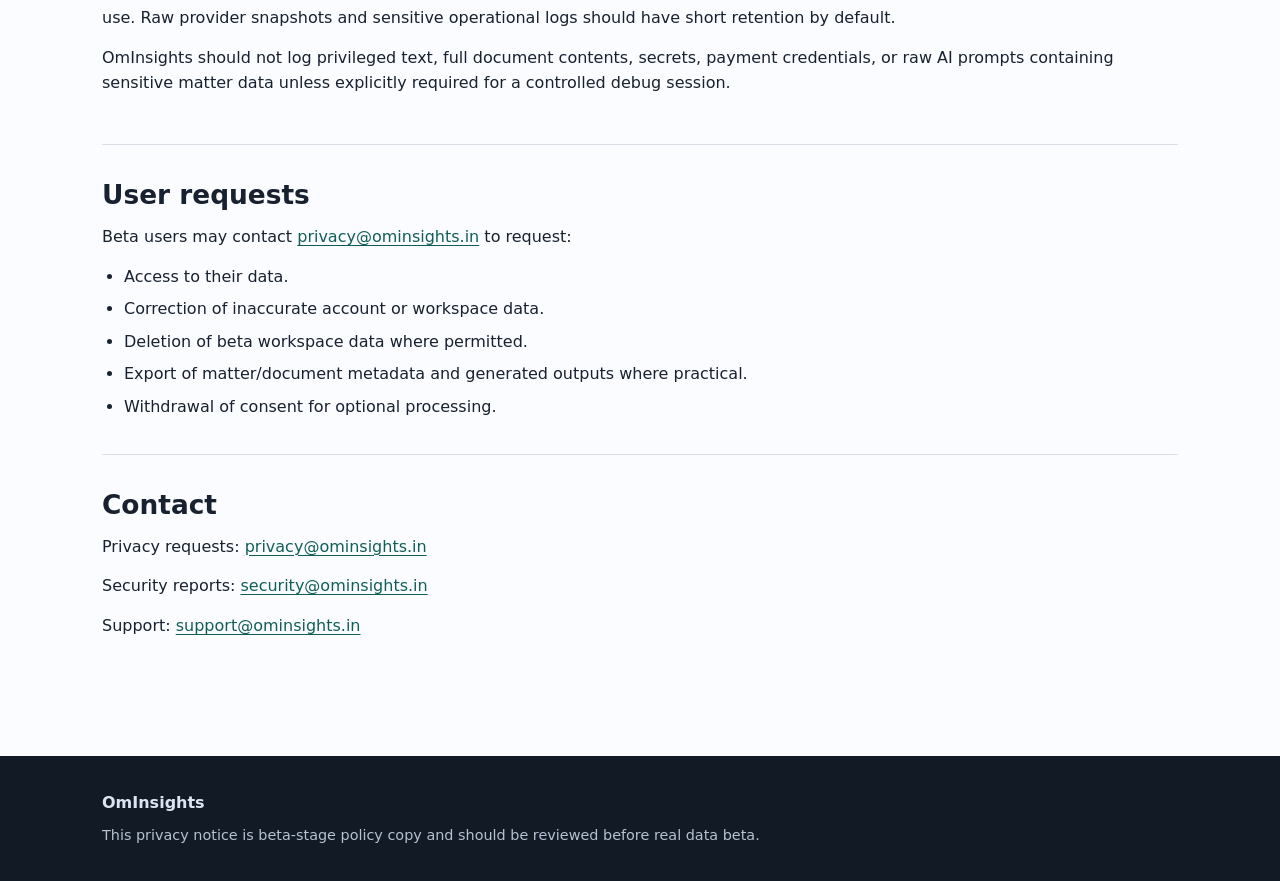
<file: privacy.html>
<!doctype html>
<html lang="en">
  <head>
    <meta charset="utf-8">
    <meta name="viewport" content="width=device-width, initial-scale=1">
    <title>Privacy Notice | OmInsights</title>
    <meta name="description" content="OmInsights privacy notice for controlled India Legal beta preparation.">
    <link rel="stylesheet" href="assets/styles.css">
  </head>
  <body>
    <header class="site-header">
      <nav class="nav" aria-label="Primary navigation">
        <a class="brand" href="index.html">OmInsights</a>
        <div class="nav-links">
          <a href="pricing.html">Beta Access</a>
          <a href="privacy.html">Privacy</a>
          <a href="consent.html">Consent</a>
          <a href="terms.html">Terms</a>
          <a href="refund.html">Refunds</a>
          <a href="contact.html">Contact</a>
        </div>
      </nav>
    </header>

    <main class="main">
      <section class="section">
        <p class="eyebrow">Privacy Notice</p>
        <h1>Privacy Notice</h1>
        <p class="lede">
          OmInsights is preparing for a controlled India Legal beta. This notice
          explains the intended privacy posture for beta users and will be
          finalized before real lawyer matter data is invited into the product.
        </p>
      </section>

      <section class="section">
        <h2>What OmInsights may process</h2>
        <ul>
          <li>Account details such as name, email, role, organization, and login metadata.</li>
          <li>Workspace and tenant metadata.</li>
          <li>Legal matter metadata entered by users.</li>
          <li>Uploaded documents and extracted document text.</li>
          <li>Generated summaries, readiness packets, notes, and AI-assisted outputs.</li>
          <li>Usage events such as uploads, imports, queries, packet generation, and support activity.</li>
          <li>Billing details when paid beta begins.</li>
        </ul>
      </section>

      <section class="section">
        <h2>Why OmInsights processes data</h2>
        <ul>
          <li>Provide the product workspace.</li>
          <li>Organize matters and documents.</li>
          <li>Generate source-linked matter readiness outputs.</li>
          <li>Run search, retrieval, and AI-assisted workflows.</li>
          <li>Secure accounts and detect abuse.</li>
          <li>Provide support and handle incidents.</li>
          <li>Handle deletion, export, privacy, billing, and support requests.</li>
          <li>Improve reliability and cost controls using operational metrics.</li>
        </ul>
      </section>

      <section class="section">
        <h2>No model training on beta matter data by default</h2>
        <p>
          OmInsights does not use beta matter documents, matter text, or
          privileged legal content to train models by default.
        </p>
        <p>
          If this position changes, OmInsights must obtain explicit consent and
          update product and policy language before doing so.
        </p>
      </section>

      <section class="section">
        <h2>AI providers and infrastructure</h2>
        <p>
          OmInsights may use cloud infrastructure and AI providers to process
          user requests. The beta infrastructure target is India-first, with
          AWS Mumbai as the primary region where practical.
        </p>
        <p>
          Some AI providers or subprocessors may process data outside India
          depending on selected service and configuration. Provider terms,
          storage, caching, and commercial beta posture must be reviewed before
          real data beta.
        </p>
      </section>

      <section class="section">
        <h2>Retention and logs</h2>
        <p>
          OmInsights should retain data only as long as needed for beta
          operation, support, security, legal obligations, and agreed customer
          use. Raw provider snapshots and sensitive operational logs should
          have short retention by default.
        </p>
        <p>
          OmInsights should not log privileged text, full document contents,
          secrets, payment credentials, or raw AI prompts containing sensitive
          matter data unless explicitly required for a controlled debug session.
        </p>
      </section>

      <section class="section">
        <h2>User requests</h2>
        <p>Beta users may contact <a href="mailto:privacy@ominsights.in">privacy@ominsights.in</a> to request:</p>
        <ul>
          <li>Access to their data.</li>
          <li>Correction of inaccurate account or workspace data.</li>
          <li>Deletion of beta workspace data where permitted.</li>
          <li>Export of matter/document metadata and generated outputs where practical.</li>
          <li>Withdrawal of consent for optional processing.</li>
        </ul>
      </section>

      <section class="section">
        <h2>Contact</h2>
        <p>Privacy requests: <a href="mailto:privacy@ominsights.in">privacy@ominsights.in</a></p>
        <p>Security reports: <a href="mailto:security@ominsights.in">security@ominsights.in</a></p>
        <p>Support: <a href="mailto:support@ominsights.in">support@ominsights.in</a></p>
      </section>
    </main>

    <footer class="site-footer">
      <div class="footer-inner">
        <strong>OmInsights</strong>
        <p class="fine-print">This privacy notice is beta-stage policy copy and should be reviewed before real data beta.</p>
      </div>
    </footer>
  </body>
</html>
</file>
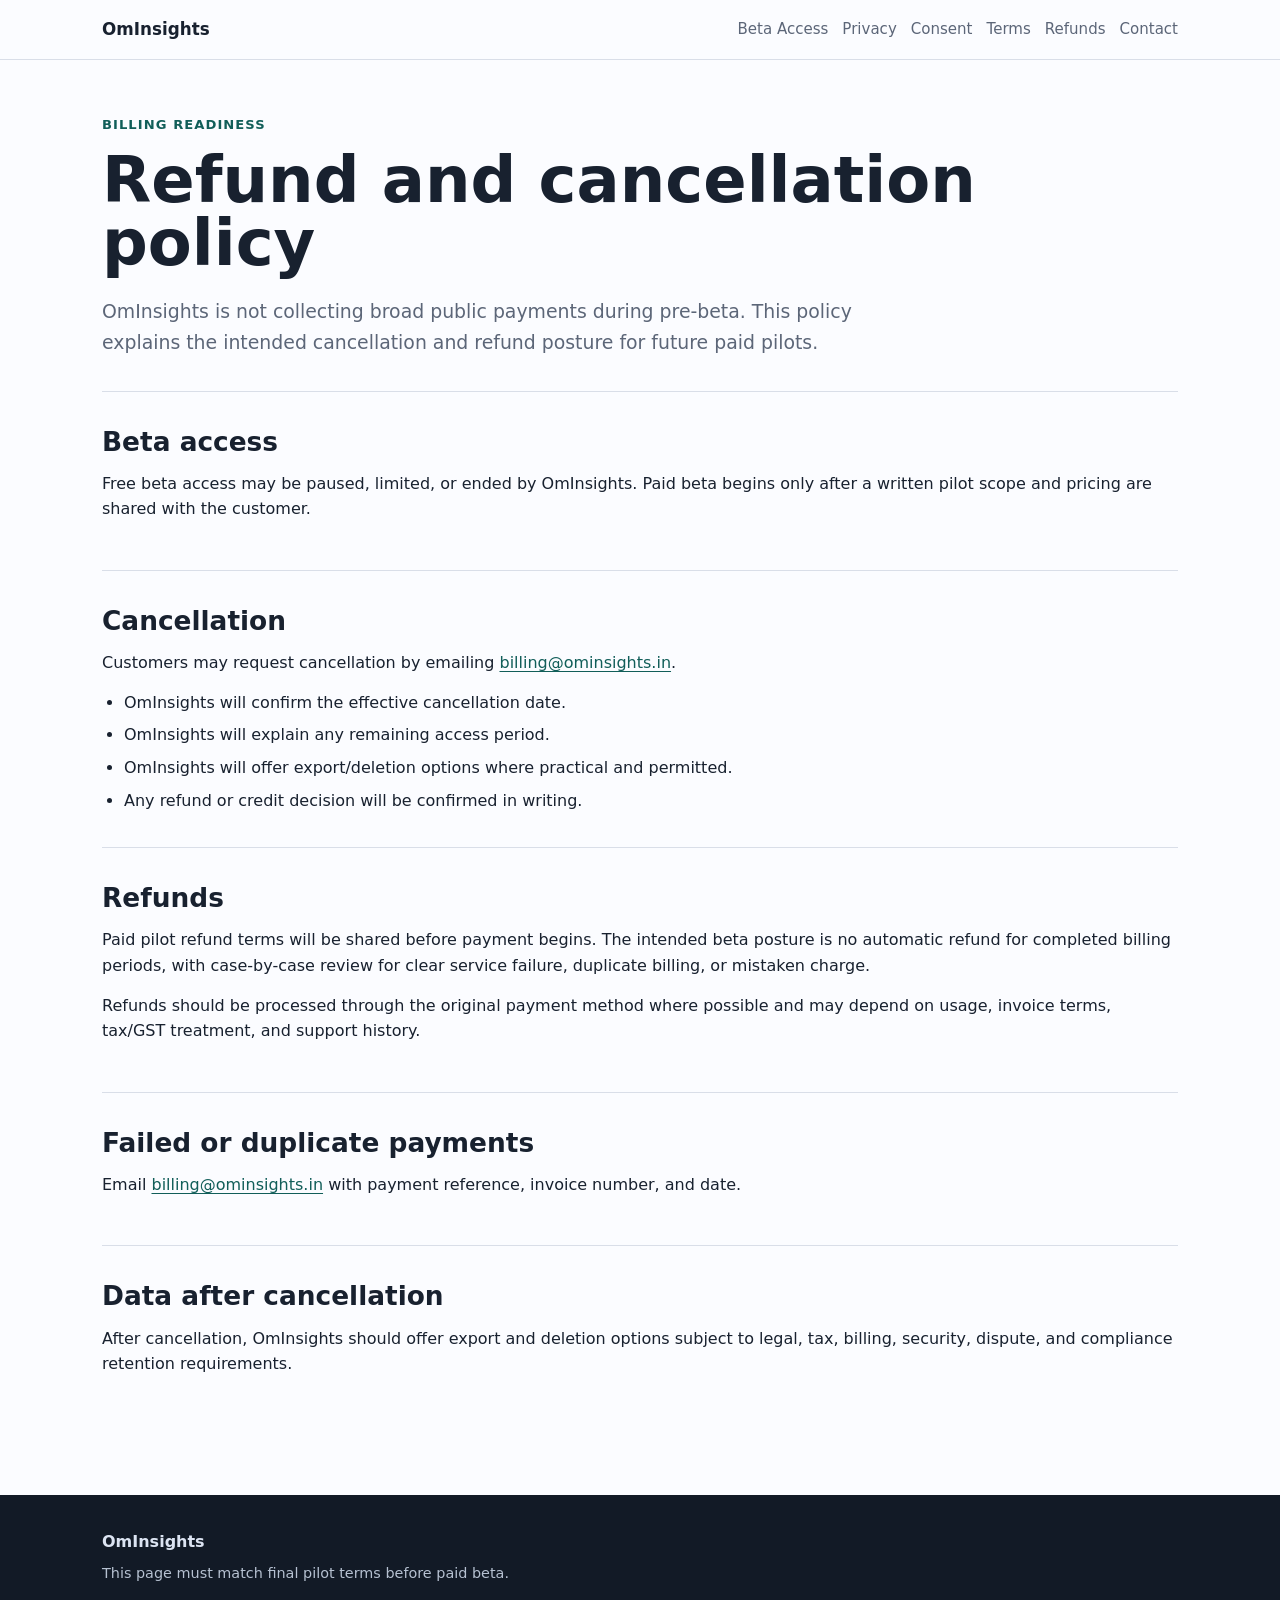
<file: refund.html>
<!doctype html>
<html lang="en">
  <head>
    <meta charset="utf-8">
    <meta name="viewport" content="width=device-width, initial-scale=1">
    <title>Refund and Cancellation Policy | OmInsights</title>
    <meta name="description" content="Refund and cancellation policy for OmInsights controlled beta and future paid pilots.">
    <link rel="stylesheet" href="assets/styles.css">
  </head>
  <body>
    <header class="site-header">
      <nav class="nav" aria-label="Primary navigation">
        <a class="brand" href="index.html">OmInsights</a>
        <div class="nav-links">
          <a href="pricing.html">Beta Access</a>
          <a href="privacy.html">Privacy</a>
          <a href="consent.html">Consent</a>
          <a href="terms.html">Terms</a>
          <a href="refund.html">Refunds</a>
          <a href="contact.html">Contact</a>
        </div>
      </nav>
    </header>

    <main class="main">
      <section class="section">
        <p class="eyebrow">Billing Readiness</p>
        <h1>Refund and cancellation policy</h1>
        <p class="lede">
          OmInsights is not collecting broad public payments during pre-beta.
          This policy explains the intended cancellation and refund posture for
          future paid pilots.
        </p>
      </section>

      <section class="section">
        <h2>Beta access</h2>
        <p>
          Free beta access may be paused, limited, or ended by OmInsights. Paid
          beta begins only after a written pilot scope and pricing are shared
          with the customer.
        </p>
      </section>

      <section class="section">
        <h2>Cancellation</h2>
        <p>Customers may request cancellation by emailing <a href="mailto:billing@ominsights.in">billing@ominsights.in</a>.</p>
        <ul>
          <li>OmInsights will confirm the effective cancellation date.</li>
          <li>OmInsights will explain any remaining access period.</li>
          <li>OmInsights will offer export/deletion options where practical and permitted.</li>
          <li>Any refund or credit decision will be confirmed in writing.</li>
        </ul>
      </section>

      <section class="section">
        <h2>Refunds</h2>
        <p>
          Paid pilot refund terms will be shared before payment begins. The
          intended beta posture is no automatic refund for completed billing
          periods, with case-by-case review for clear service failure, duplicate
          billing, or mistaken charge.
        </p>
        <p>
          Refunds should be processed through the original payment method where
          possible and may depend on usage, invoice terms, tax/GST treatment,
          and support history.
        </p>
      </section>

      <section class="section">
        <h2>Failed or duplicate payments</h2>
        <p>
          Email <a href="mailto:billing@ominsights.in">billing@ominsights.in</a>
          with payment reference, invoice number, and date.
        </p>
      </section>

      <section class="section">
        <h2>Data after cancellation</h2>
        <p>
          After cancellation, OmInsights should offer export and deletion
          options subject to legal, tax, billing, security, dispute, and
          compliance retention requirements.
        </p>
      </section>
    </main>

    <footer class="site-footer">
      <div class="footer-inner">
        <strong>OmInsights</strong>
        <p class="fine-print">This page must match final pilot terms before paid beta.</p>
      </div>
    </footer>
  </body>
</html>
</file>
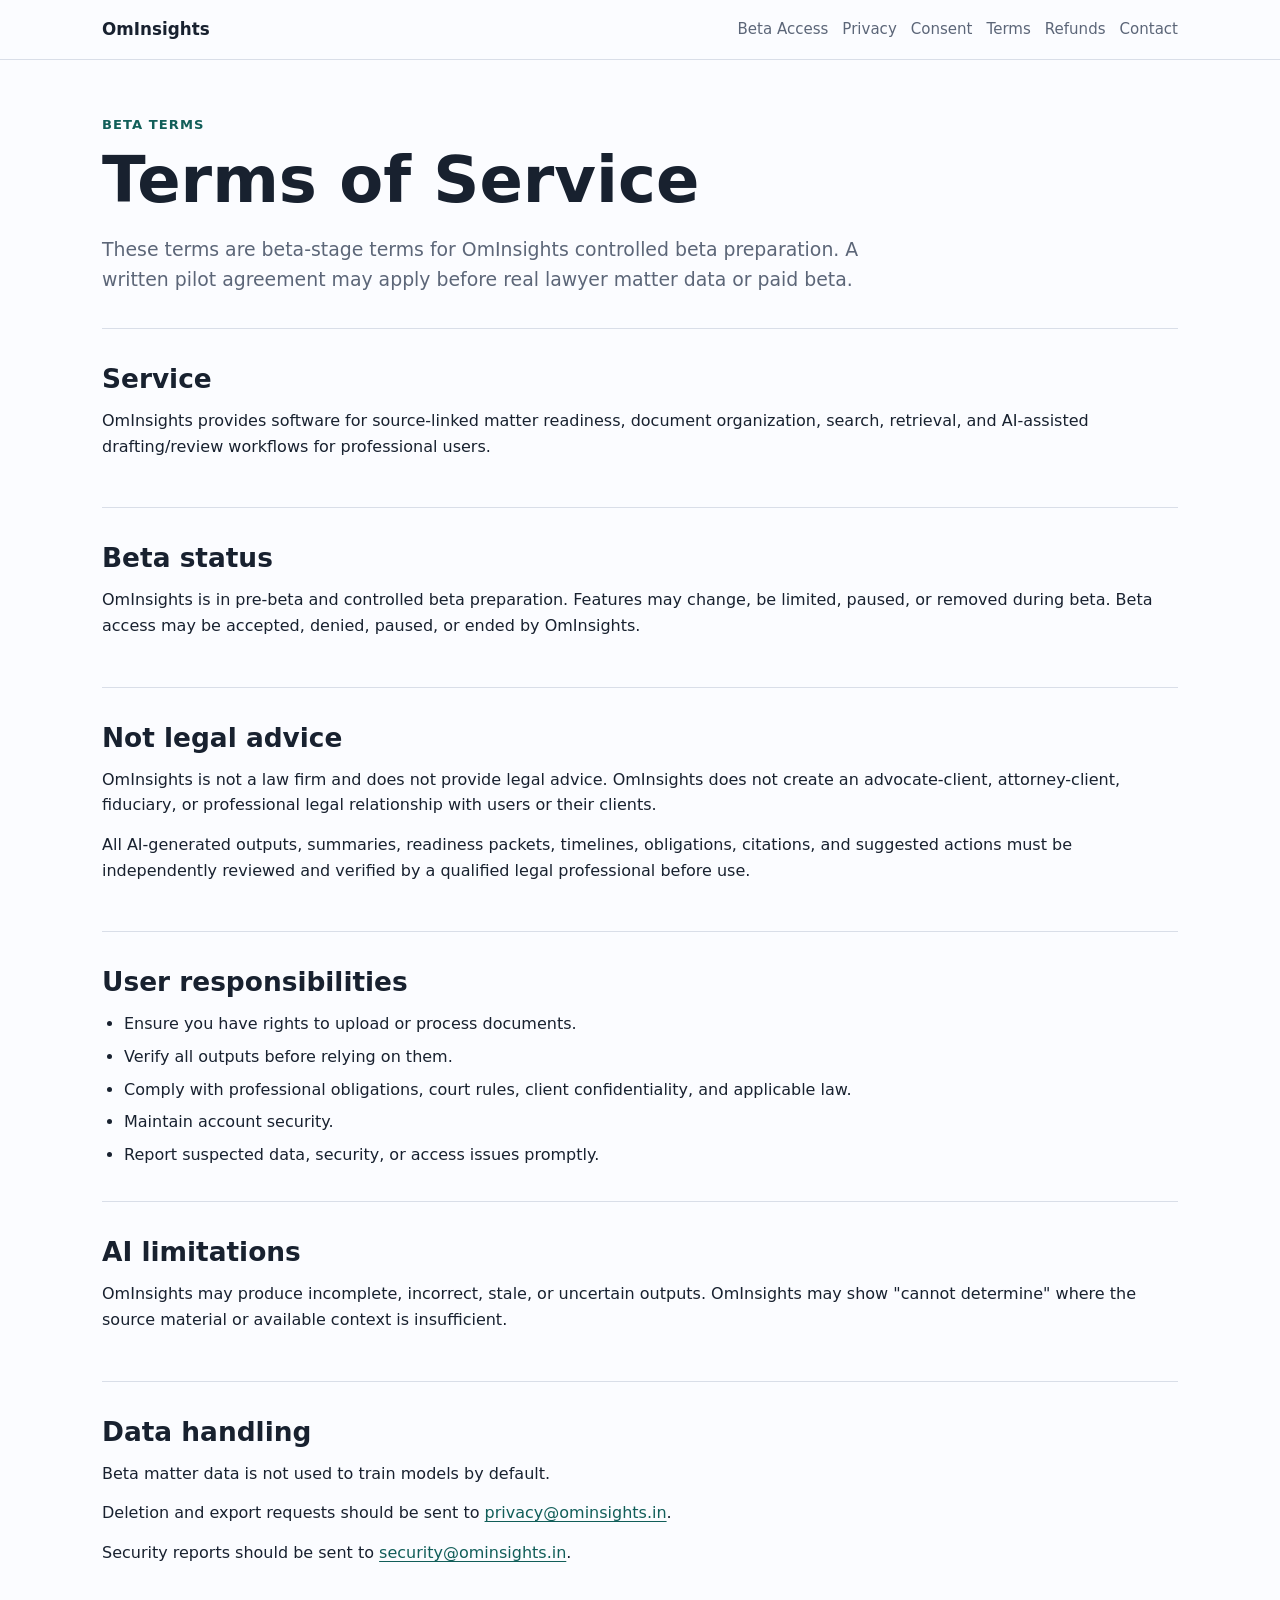
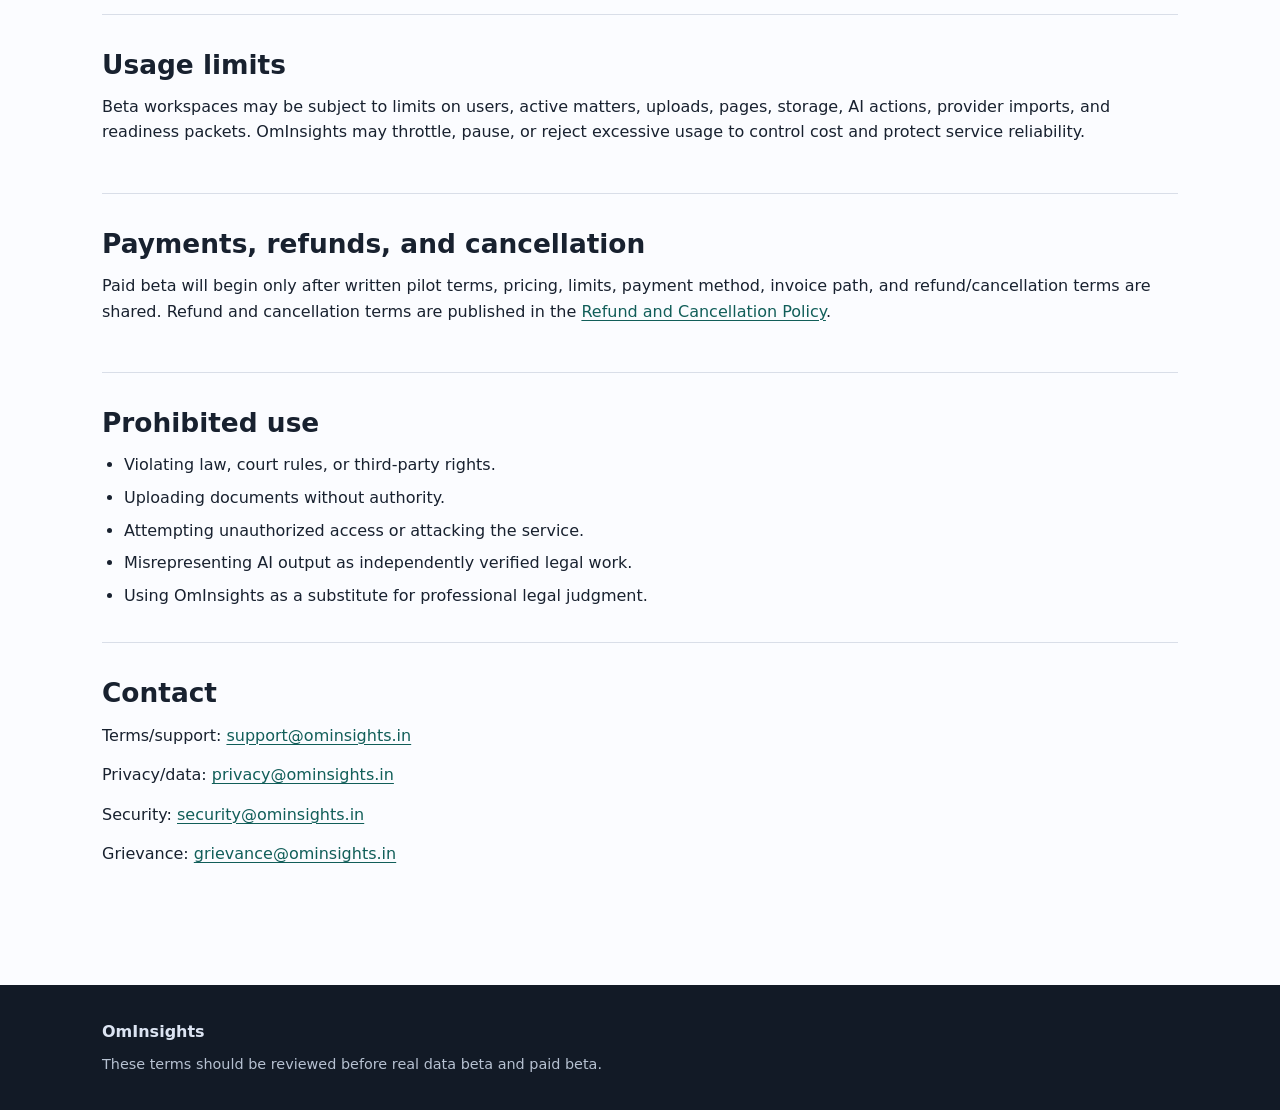
<file: terms.html>
<!doctype html>
<html lang="en">
  <head>
    <meta charset="utf-8">
    <meta name="viewport" content="width=device-width, initial-scale=1">
    <title>Terms of Service | OmInsights</title>
    <meta name="description" content="OmInsights beta terms for controlled India Legal beta preparation.">
    <link rel="stylesheet" href="assets/styles.css">
  </head>
  <body>
    <header class="site-header">
      <nav class="nav" aria-label="Primary navigation">
        <a class="brand" href="index.html">OmInsights</a>
        <div class="nav-links">
          <a href="pricing.html">Beta Access</a>
          <a href="privacy.html">Privacy</a>
          <a href="consent.html">Consent</a>
          <a href="terms.html">Terms</a>
          <a href="refund.html">Refunds</a>
          <a href="contact.html">Contact</a>
        </div>
      </nav>
    </header>

    <main class="main">
      <section class="section">
        <p class="eyebrow">Beta Terms</p>
        <h1>Terms of Service</h1>
        <p class="lede">
          These terms are beta-stage terms for OmInsights controlled beta
          preparation. A written pilot agreement may apply before real lawyer
          matter data or paid beta.
        </p>
      </section>

      <section class="section">
        <h2>Service</h2>
        <p>
          OmInsights provides software for source-linked matter readiness,
          document organization, search, retrieval, and AI-assisted
          drafting/review workflows for professional users.
        </p>
      </section>

      <section class="section">
        <h2>Beta status</h2>
        <p>
          OmInsights is in pre-beta and controlled beta preparation. Features
          may change, be limited, paused, or removed during beta. Beta access
          may be accepted, denied, paused, or ended by OmInsights.
        </p>
      </section>

      <section class="section">
        <h2>Not legal advice</h2>
        <p>
          OmInsights is not a law firm and does not provide legal advice.
          OmInsights does not create an advocate-client, attorney-client,
          fiduciary, or professional legal relationship with users or their
          clients.
        </p>
        <p>
          All AI-generated outputs, summaries, readiness packets, timelines,
          obligations, citations, and suggested actions must be independently
          reviewed and verified by a qualified legal professional before use.
        </p>
      </section>

      <section class="section">
        <h2>User responsibilities</h2>
        <ul>
          <li>Ensure you have rights to upload or process documents.</li>
          <li>Verify all outputs before relying on them.</li>
          <li>Comply with professional obligations, court rules, client confidentiality, and applicable law.</li>
          <li>Maintain account security.</li>
          <li>Report suspected data, security, or access issues promptly.</li>
        </ul>
      </section>

      <section class="section">
        <h2>AI limitations</h2>
        <p>
          OmInsights may produce incomplete, incorrect, stale, or uncertain
          outputs. OmInsights may show "cannot determine" where the source
          material or available context is insufficient.
        </p>
      </section>

      <section class="section">
        <h2>Data handling</h2>
        <p>Beta matter data is not used to train models by default.</p>
        <p>Deletion and export requests should be sent to <a href="mailto:privacy@ominsights.in">privacy@ominsights.in</a>.</p>
        <p>Security reports should be sent to <a href="mailto:security@ominsights.in">security@ominsights.in</a>.</p>
      </section>

      <section class="section">
        <h2>Usage limits</h2>
        <p>
          Beta workspaces may be subject to limits on users, active matters,
          uploads, pages, storage, AI actions, provider imports, and readiness
          packets. OmInsights may throttle, pause, or reject excessive usage to
          control cost and protect service reliability.
        </p>
      </section>

      <section class="section">
        <h2>Payments, refunds, and cancellation</h2>
        <p>
          Paid beta will begin only after written pilot terms, pricing, limits,
          payment method, invoice path, and refund/cancellation terms are
          shared. Refund and cancellation terms are published in the
          <a href="refund.html">Refund and Cancellation Policy</a>.
        </p>
      </section>

      <section class="section">
        <h2>Prohibited use</h2>
        <ul>
          <li>Violating law, court rules, or third-party rights.</li>
          <li>Uploading documents without authority.</li>
          <li>Attempting unauthorized access or attacking the service.</li>
          <li>Misrepresenting AI output as independently verified legal work.</li>
          <li>Using OmInsights as a substitute for professional legal judgment.</li>
        </ul>
      </section>

      <section class="section">
        <h2>Contact</h2>
        <p>Terms/support: <a href="mailto:support@ominsights.in">support@ominsights.in</a></p>
        <p>Privacy/data: <a href="mailto:privacy@ominsights.in">privacy@ominsights.in</a></p>
        <p>Security: <a href="mailto:security@ominsights.in">security@ominsights.in</a></p>
        <p>Grievance: <a href="mailto:grievance@ominsights.in">grievance@ominsights.in</a></p>
      </section>
    </main>

    <footer class="site-footer">
      <div class="footer-inner">
        <strong>OmInsights</strong>
        <p class="fine-print">These terms should be reviewed before real data beta and paid beta.</p>
      </div>
    </footer>
  </body>
</html>
</file>
<file: assets/landing.css>
:root {
  color-scheme: light;
  --slate-50: #f8fafc;
  --slate-100: #f1f5f9;
  --slate-200: #e2e8f0;
  --slate-300: #cbd5e1;
  --slate-500: #64748b;
  --slate-600: #475569;
  --slate-700: #334155;
  --slate-800: #1e293b;
  --slate-900: #0f172a;
  --slate-950: #020617;
  --emerald-50: #ecfdf5;
  --emerald-100: #d1fae5;
  --emerald-200: #a7f3d0;
  --emerald-300: #6ee7b7;
  --emerald-500: #10b981;
  --emerald-600: #059669;
  --emerald-700: #047857;
  --amber-50: #fffbeb;
  --amber-100: #fef3c7;
  --amber-200: #fde68a;
  --amber-700: #b45309;
  --amber-800: #92400e;
  --amber-900: #78350f;
  --rose-50: #fff1f2;
  --rose-100: #ffe4e6;
  --rose-200: #fecdd3;
  --rose-700: #be123c;
  --shadow-soft: 0 18px 45px rgba(15, 23, 42, 0.08);
  --shadow-lift: 0 28px 80px rgba(15, 23, 42, 0.14);
  --ease: cubic-bezier(0.16, 1, 0.3, 1);
  font-family: Inter, ui-sans-serif, system-ui, -apple-system, BlinkMacSystemFont, "Segoe UI", sans-serif;
}

* {
  box-sizing: border-box;
}

html {
  scroll-behavior: smooth;
  -webkit-font-smoothing: antialiased;
  text-rendering: optimizeLegibility;
}

body {
  margin: 0;
  background: #fff;
  color: var(--slate-950);
}

section[id] {
  scroll-margin-top: 96px;
}

a {
  color: inherit;
  text-decoration: none;
}

button,
input,
select {
  font: inherit;
}

svg {
  display: block;
}

.container {
  width: min(100% - 40px, 1280px);
  margin-inline: auto;
}

.site-nav {
  position: fixed;
  inset: 0 0 auto;
  z-index: 50;
  border-bottom: 1px solid rgba(226, 232, 240, 0.72);
  background: rgba(255, 255, 255, 0.92);
  backdrop-filter: blur(18px);
  box-shadow: 0 16px 50px rgba(15, 23, 42, 0.06);
}

.nav-inner {
  width: min(100% - 40px, 1280px);
  height: 80px;
  margin-inline: auto;
  display: flex;
  align-items: center;
  justify-content: space-between;
  gap: 24px;
}

.brand,
.nav-actions,
.nav-links,
.hero-actions,
.footer-inner,
.panel-heading {
  display: flex;
  align-items: center;
}

.brand {
  gap: 12px;
  font-size: clamp(1.25rem, 2vw, 1.5rem);
  font-weight: 900;
  letter-spacing: 0;
}

.brand-mark {
  width: 44px;
  height: 44px;
  flex: 0 0 auto;
}

.nav-links {
  gap: 28px;
  color: var(--slate-600);
  font-size: 0.875rem;
  font-weight: 700;
}

.nav-links a,
.nav-signin,
.site-footer a {
  transition: color 160ms ease;
}

.nav-links a:hover,
.nav-signin:hover,
.site-footer a:hover {
  color: var(--emerald-700);
}

.nav-actions {
  gap: 12px;
}

.nav-signin {
  color: var(--slate-700);
  font-size: 0.875rem;
  font-weight: 700;
}

.btn {
  display: inline-flex;
  align-items: center;
  justify-content: center;
  gap: 10px;
  min-height: 44px;
  border-radius: 10px;
  border: 1px solid transparent;
  font-weight: 800;
  line-height: 1;
  cursor: pointer;
  transition: transform 180ms var(--ease), box-shadow 200ms var(--ease), border-color 180ms ease, background 180ms ease;
}

.btn:hover {
  transform: translateY(-1px);
}

.btn:disabled {
  cursor: wait;
  opacity: 0.72;
  transform: none;
}

.btn svg {
  width: 20px;
  height: 20px;
  fill: none;
  stroke: currentColor;
  stroke-width: 2;
  stroke-linecap: round;
  stroke-linejoin: round;
}

.btn-sm {
  padding: 0 16px;
  font-size: 0.875rem;
}

.btn-lg {
  min-height: 52px;
  padding: 0 22px;
  font-size: 1rem;
}

.btn-primary {
  background: var(--emerald-600);
  color: #fff;
  box-shadow: 0 16px 34px rgba(5, 150, 105, 0.22);
}

.btn-primary:hover {
  background: var(--emerald-700);
}

.btn-secondary {
  border-color: var(--slate-300);
  background: #fff;
  color: var(--slate-900);
}

.btn-secondary:hover {
  border-color: var(--emerald-200);
  box-shadow: var(--shadow-soft);
}

.hero {
  position: relative;
  overflow: hidden;
  background: linear-gradient(180deg, rgba(248, 250, 252, 0.98) 0%, #fff 100%);
  padding-top: 96px;
}

.grid-bg {
  position: absolute;
  inset: 0;
  background-image: linear-gradient(#dbe3ef 1px, transparent 1px), linear-gradient(90deg, #dbe3ef 1px, transparent 1px);
  background-size: 52px 52px;
  opacity: 0.62;
}

.hero-fade {
  position: absolute;
  inset: auto 0 0;
  height: 220px;
  background: linear-gradient(to top, #fff, rgba(255, 255, 255, 0));
}

.hero-inner {
  position: relative;
  padding-block: 48px 64px;
}

.careers-hero-inner {
  min-height: 590px;
  display: flex;
  align-items: center;
}

.hero-copy {
  max-width: 920px;
}

.badge {
  display: inline-flex;
  align-items: center;
  gap: 10px;
  border: 1px solid var(--emerald-200);
  border-radius: 999px;
  background: #fff;
  padding: 8px 16px;
  color: #065f46;
  font-size: 0.875rem;
  font-weight: 900;
  box-shadow: 0 10px 30px rgba(15, 23, 42, 0.06);
}

.pulse {
  width: 10px;
  height: 10px;
  border-radius: 999px;
  background: var(--emerald-500);
  animation: pulse 1.8s cubic-bezier(0.4, 0, 0.6, 1) infinite;
}

@keyframes pulse {
  50% {
    opacity: 0.35;
  }
}

h1,
h2,
h3,
p {
  margin: 0;
}

h1 {
  max-width: 1060px;
  margin-top: 24px;
  font-size: clamp(3rem, 8vw, 6.4rem);
  line-height: 0.98;
  font-weight: 900;
  letter-spacing: 0;
}

.hero-lede {
  max-width: 790px;
  margin-top: 24px;
  color: var(--slate-600);
  font-size: clamp(1.125rem, 2.5vw, 1.35rem);
  line-height: 1.65;
}

.trust-line {
  margin-top: 12px;
  color: var(--slate-500);
  font-size: 0.925rem;
  font-weight: 700;
}

.hero-actions {
  gap: 12px;
  flex-wrap: wrap;
  margin-top: 36px;
}

.hero-showcase {
  display: grid;
  grid-template-columns: minmax(0, 1.15fr) minmax(260px, 0.85fr);
  gap: 20px;
  margin-top: 48px;
}

.matter-desk,
.stat-stack article,
.feature-grid article,
.workflow-grid article,
.pricing-grid article,
.lead-panel {
  border: 1px solid var(--slate-200);
  background: #fff;
  box-shadow: 0 1px 2px rgba(15, 23, 42, 0.04);
}

.matter-desk {
  overflow: hidden;
  border-radius: 28px;
  box-shadow: var(--shadow-lift);
}

.desk-topbar {
  display: flex;
  align-items: center;
  justify-content: space-between;
  gap: 18px;
  background: var(--slate-950);
  color: #fff;
  padding: 18px 24px;
}

.desk-topbar p {
  color: var(--emerald-300);
  font-size: 0.875rem;
  font-weight: 800;
}

.desk-topbar span {
  display: block;
  margin-top: 4px;
  color: var(--slate-300);
  font-size: 0.75rem;
}

.desk-topbar strong {
  flex: 0 0 auto;
  border: 1px solid rgba(110, 231, 183, 0.42);
  border-radius: 999px;
  background: rgba(16, 185, 129, 0.12);
  color: var(--emerald-200);
  padding: 6px 12px;
  font-size: 0.75rem;
}

.desk-grid {
  display: grid;
  grid-template-columns: minmax(0, 0.95fr) minmax(0, 1.05fr);
}

.court-record {
  border-right: 1px solid var(--slate-200);
  background: var(--slate-50);
  padding: 24px;
}

.readiness-card {
  padding: 24px;
}

.panel-heading {
  justify-content: space-between;
  gap: 18px;
  margin-bottom: 20px;
}

.panel-heading p {
  color: var(--slate-500);
  font-size: 0.75rem;
  font-weight: 900;
  letter-spacing: 0.16em;
  text-transform: uppercase;
}

.panel-heading h2 {
  margin-top: 4px;
  color: var(--slate-950);
  font-size: 1.35rem;
  font-weight: 900;
}

.panel-icon {
  display: grid;
  place-items: center;
  width: 52px;
  height: 52px;
  border: 1px solid var(--emerald-200);
  border-radius: 18px;
  background: var(--emerald-50);
  color: var(--emerald-700);
}

.panel-icon svg,
.packet-note svg {
  width: 26px;
  height: 26px;
  fill: none;
  stroke: currentColor;
  stroke-width: 2;
  stroke-linecap: round;
  stroke-linejoin: round;
}

.fact-list {
  display: grid;
  gap: 12px;
  margin: 0;
}

.fact-list div {
  display: flex;
  align-items: center;
  justify-content: space-between;
  gap: 16px;
  border: 1px solid var(--slate-200);
  border-radius: 14px;
  background: #fff;
  padding: 14px 16px;
}

.fact-list dt {
  color: var(--slate-600);
  font-size: 0.875rem;
  font-weight: 700;
}

.fact-list dd {
  margin: 0;
  color: var(--slate-950);
  font-size: 0.875rem;
  font-weight: 900;
  text-align: right;
}

.fact-list .warn {
  border-color: var(--amber-200);
  background: var(--amber-50);
}

.fact-list .warn dt {
  color: var(--amber-800);
}

.fact-list .warn dd {
  color: var(--amber-900);
}

.ask-card {
  margin-top: 20px;
  border: 1px solid var(--slate-200);
  border-radius: 18px;
  background: #fff;
  padding: 16px;
}

.ask-card p {
  color: var(--slate-500);
  font-size: 0.75rem;
  font-weight: 900;
  letter-spacing: 0.14em;
  text-transform: uppercase;
}

.ask-card strong {
  display: block;
  margin-top: 8px;
  color: var(--slate-900);
  font-size: 0.925rem;
  line-height: 1.65;
}

.ask-card div {
  display: flex;
  flex-wrap: wrap;
  gap: 8px;
  margin-top: 14px;
}

.ask-card span {
  border-radius: 999px;
  background: var(--slate-100);
  color: var(--slate-700);
  padding: 6px 10px;
  font-size: 0.75rem;
  font-weight: 800;
}

.review-pill {
  flex: 0 0 auto;
  border: 1px solid var(--amber-200);
  border-radius: 999px;
  background: var(--amber-50);
  color: var(--amber-800);
  padding: 6px 12px;
  font-size: 0.75rem;
  font-weight: 900;
}

.check-list {
  display: grid;
  gap: 12px;
}

.check {
  display: flex;
  gap: 12px;
  border: 1px solid;
  border-radius: 18px;
  padding: 16px;
}

.check > span {
  flex: 0 0 auto;
  width: 10px;
  height: 10px;
  margin-top: 6px;
  border-radius: 999px;
}

.check h3 {
  display: flex;
  flex-wrap: wrap;
  align-items: center;
  gap: 8px;
  font-size: 1rem;
  font-weight: 900;
}

.check h3 em {
  border-radius: 999px;
  background: rgba(255, 255, 255, 0.72);
  padding: 3px 8px;
  font-size: 0.7rem;
  font-style: normal;
  font-weight: 900;
}

.check p {
  margin-top: 6px;
  font-size: 0.875rem;
  line-height: 1.55;
}

.check-ready {
  border-color: var(--emerald-200);
  background: var(--emerald-50);
  color: #065f46;
}

.check-ready > span {
  background: var(--emerald-500);
}

.check-review {
  border-color: var(--amber-200);
  background: var(--amber-50);
  color: var(--amber-800);
}

.check-review > span {
  background: #f59e0b;
}

.check-missing {
  border-color: var(--rose-200);
  background: var(--rose-50);
  color: var(--rose-700);
}

.check-missing > span {
  background: #f43f5e;
}

.packet-note {
  display: flex;
  align-items: center;
  justify-content: space-between;
  gap: 18px;
  margin-top: 20px;
  border-radius: 18px;
  background: var(--slate-950);
  color: #fff;
  padding: 16px;
}

.packet-note strong {
  font-size: 0.95rem;
}

.packet-note p {
  margin-top: 5px;
  color: var(--slate-300);
  font-size: 0.75rem;
  line-height: 1.55;
}

.packet-note svg {
  width: 34px;
  height: 34px;
  color: var(--emerald-300);
}

.stat-stack {
  display: grid;
  gap: 16px;
}

.stat-stack article {
  border-radius: 20px;
  padding: 20px;
}

.stat-stack p,
.feature-grid span {
  color: var(--slate-500);
  font-size: 0.75rem;
  font-weight: 900;
  letter-spacing: 0.16em;
  text-transform: uppercase;
}

.stat-stack strong {
  display: block;
  margin-top: 8px;
  color: var(--slate-950);
  font-size: 1.55rem;
  font-weight: 900;
  line-height: 1.1;
}

.stat-stack span {
  display: block;
  margin-top: 10px;
  color: var(--slate-600);
  font-size: 0.875rem;
  line-height: 1.6;
}

.section {
  padding-block: 88px;
  background: #fff;
}

.promise-grid,
.trust-grid,
.cta-shell {
  display: grid;
  grid-template-columns: minmax(0, 0.88fr) minmax(0, 1.12fr);
  gap: 48px;
  align-items: center;
}

.eyebrow {
  color: var(--emerald-700);
  font-size: 0.875rem;
  font-weight: 900;
  letter-spacing: 0.18em;
  text-transform: uppercase;
}

.section h2,
.final-cta h2 {
  margin-top: 16px;
  color: var(--slate-950);
  font-size: clamp(2.15rem, 5vw, 4rem);
  line-height: 1.05;
  font-weight: 900;
  letter-spacing: 0;
}

.section-copy,
.section-heading p,
.trust-grid p,
.cta-copy p {
  margin-top: 20px;
  color: var(--slate-600);
  font-size: 1.125rem;
  line-height: 1.75;
}

.promise-cards {
  display: grid;
  grid-template-columns: repeat(3, minmax(0, 1fr));
  gap: 16px;
}

.mini-card {
  min-height: 180px;
  border: 1px solid;
  border-radius: 20px;
  padding: 20px;
}

.mini-card span {
  display: inline-flex;
  border-radius: 14px;
  padding: 8px 10px;
  font-size: 0.8rem;
  font-weight: 900;
}

.mini-card h3 {
  margin-top: 18px;
  color: var(--slate-950);
  font-size: 1rem;
  font-weight: 900;
  line-height: 1.45;
}

.mini-card.green {
  border-color: var(--emerald-200);
  background: var(--emerald-50);
  color: #065f46;
}

.mini-card.amber {
  border-color: var(--amber-200);
  background: var(--amber-50);
  color: var(--amber-800);
}

.mini-card.rose {
  border-color: var(--rose-200);
  background: var(--rose-50);
  color: var(--rose-700);
}

.section-dark {
  border-block: 1px solid var(--slate-200);
  background: var(--slate-950);
  color: #fff;
}

.section-dark .eyebrow {
  color: var(--emerald-300);
}

.section-dark h2,
.section-dark h3 {
  color: #fff;
}

.section-dark p {
  color: var(--slate-300);
}

.trust-list {
  display: grid;
  gap: 16px;
}

.trust-list article {
  border: 1px solid rgba(255, 255, 255, 0.11);
  border-radius: 20px;
  background: rgba(255, 255, 255, 0.06);
  padding: 20px;
}

.trust-list h3 {
  font-size: 1.05rem;
  font-weight: 900;
}

.trust-list p {
  margin-top: 8px;
  font-size: 0.925rem;
  line-height: 1.7;
}

.section-heading {
  max-width: 760px;
}

.section-heading.centered {
  margin-inline: auto;
  text-align: center;
}

.feature-grid,
.workflow-grid,
.pricing-grid {
  display: grid;
  gap: 20px;
  margin-top: 48px;
}

.feature-grid {
  grid-template-columns: repeat(3, minmax(0, 1fr));
}

.feature-grid article,
.workflow-grid article,
.pricing-grid article {
  border-radius: 20px;
  padding: 24px;
  transition: transform 220ms var(--ease), border-color 180ms ease, box-shadow 220ms var(--ease);
}

.feature-grid article:hover,
.workflow-grid article:hover,
.pricing-grid article:hover,
.stat-stack article:hover {
  border-color: rgba(16, 185, 129, 0.28);
  box-shadow: var(--shadow-soft);
  transform: translateY(-2px);
}

.feature-grid h3,
.workflow-grid h3,
.pricing-grid h3 {
  margin-top: 16px;
  color: var(--slate-950);
  font-size: 1.25rem;
  font-weight: 900;
}

.feature-grid p,
.workflow-grid p,
.pricing-grid p {
  margin-top: 12px;
  color: var(--slate-600);
  font-size: 0.925rem;
  line-height: 1.75;
}

.workflow-section {
  background: var(--slate-50);
}

.workflow-grid {
  grid-template-columns: repeat(3, minmax(0, 1fr));
}

.workflow-grid article span {
  display: grid;
  place-items: center;
  width: 48px;
  height: 48px;
  border-radius: 16px;
  background: var(--slate-950);
  color: #fff;
  font-size: 1.25rem;
  font-weight: 900;
}

.pricing-grid {
  grid-template-columns: repeat(3, minmax(0, 1fr));
}

.pricing-grid article {
  position: relative;
}

.pricing-grid .recommended {
  border-color: var(--emerald-500);
  box-shadow: var(--shadow-soft);
}

.recommended-pill {
  position: absolute;
  top: -12px;
  left: 20px;
  border-radius: 999px;
  background: var(--emerald-600);
  color: #fff;
  padding: 5px 10px;
  font-size: 0.72rem;
  font-weight: 900;
}

.pricing-grid strong {
  display: block;
  margin-top: 24px;
  color: var(--slate-950);
  font-size: 1.9rem;
  font-weight: 900;
}

.pricing-grid ul {
  display: grid;
  gap: 10px;
  margin: 24px 0 0;
  padding: 0;
  list-style: none;
}

.pricing-grid li {
  position: relative;
  padding-left: 24px;
  color: var(--slate-700);
  font-size: 0.925rem;
  line-height: 1.5;
}

.pricing-grid li::before {
  content: "";
  position: absolute;
  left: 0;
  top: 0.45em;
  width: 10px;
  height: 10px;
  border-radius: 999px;
  background: var(--emerald-500);
}

.pricing-grid a {
  display: flex;
  align-items: center;
  justify-content: center;
  min-height: 44px;
  margin-top: 28px;
  border: 1px solid var(--slate-300);
  border-radius: 10px;
  color: var(--slate-900);
  font-size: 0.925rem;
  font-weight: 900;
}

.pricing-grid a:hover {
  border-color: var(--emerald-200);
  color: var(--emerald-700);
}

.role-layout {
  display: grid;
  grid-template-columns: minmax(280px, 0.42fr) minmax(0, 0.58fr);
  gap: 28px;
  align-items: start;
}

.role-summary,
.role-detail {
  border: 1px solid var(--slate-200);
  border-radius: 20px;
  background: #fff;
  box-shadow: 0 1px 2px rgba(15, 23, 42, 0.04);
}

.role-summary {
  position: sticky;
  top: 108px;
  padding: 24px;
}

.role-summary h2 {
  font-size: clamp(1.75rem, 3vw, 2.35rem);
}

.role-summary dl {
  display: grid;
  gap: 14px;
  margin: 28px 0 0;
}

.role-summary div {
  border-top: 1px solid var(--slate-200);
  padding-top: 14px;
}

.role-summary dt {
  color: var(--slate-500);
  font-size: 0.75rem;
  font-weight: 900;
  letter-spacing: 0.16em;
  text-transform: uppercase;
}

.role-summary dd {
  margin: 8px 0 0;
  color: var(--slate-900);
  font-weight: 800;
  line-height: 1.45;
}

.role-summary a {
  color: var(--emerald-700);
}

.role-detail {
  padding: clamp(24px, 4vw, 40px);
}

.role-detail h2 {
  font-size: clamp(2rem, 4vw, 3.3rem);
}

.role-detail > p,
.role-apply p {
  margin-top: 16px;
  color: var(--slate-600);
  font-size: 1.05rem;
  line-height: 1.75;
}

.role-detail h3 {
  margin-top: 34px;
  color: var(--slate-950);
  font-size: 1.25rem;
  font-weight: 900;
}

.role-detail ul {
  display: grid;
  gap: 12px;
  margin: 16px 0 0;
  padding: 0;
  list-style: none;
}

.role-detail li {
  position: relative;
  padding-left: 24px;
  color: var(--slate-700);
  line-height: 1.65;
}

.role-detail li::before {
  content: "";
  position: absolute;
  top: 0.68em;
  left: 0;
  width: 9px;
  height: 9px;
  border-radius: 999px;
  background: var(--emerald-500);
}

.role-apply {
  display: flex;
  align-items: center;
  justify-content: space-between;
  gap: 20px;
  margin-top: 36px;
  border-radius: 18px;
  background: var(--slate-50);
  padding: 22px;
}

.role-apply h3 {
  margin-top: 0;
}

.final-cta {
  background: var(--slate-950);
  color: #fff;
  padding: 64px 0;
}

.cta-shell {
  align-items: stretch;
  border: 1px solid rgba(255, 255, 255, 0.1);
  border-radius: 28px;
  background: rgba(255, 255, 255, 0.06);
  padding: clamp(24px, 4vw, 40px);
}

.cta-copy {
  align-self: center;
}

.final-cta .eyebrow {
  color: var(--emerald-300);
}

.final-cta h2 {
  color: #fff;
}

.cta-copy p {
  color: var(--slate-300);
}

.lead-panel {
  border-color: rgba(255, 255, 255, 0.14);
  border-radius: 22px;
  background: #fff;
  color: var(--slate-950);
  padding: 24px;
}

.lead-panel h3 {
  font-size: 1.5rem;
  font-weight: 900;
}

.lead-panel > p {
  margin-top: 8px;
  color: var(--slate-600);
  font-size: 0.925rem;
  line-height: 1.65;
}

form {
  display: grid;
  gap: 14px;
  margin-top: 20px;
}

label {
  display: grid;
  gap: 6px;
  color: var(--slate-700);
  font-size: 0.8rem;
  font-weight: 800;
}

input,
select {
  width: 100%;
  min-height: 46px;
  border: 1px solid var(--slate-300);
  border-radius: 10px;
  background: #fff;
  color: var(--slate-950);
  padding: 0 12px;
  outline: none;
}

input:focus,
select:focus {
  border-color: var(--emerald-500);
  box-shadow: 0 0 0 4px rgba(16, 185, 129, 0.12);
}

.hidden-field {
  position: absolute;
  left: -9999px;
  width: 1px;
  height: 1px;
  overflow: hidden;
}

.form-footnote {
  color: var(--slate-500);
  font-size: 0.75rem;
  line-height: 1.5;
}

.form-message {
  min-height: 1.25rem;
  font-size: 0.875rem;
  font-weight: 800;
  line-height: 1.5;
}

.form-message[data-tone="success"] {
  color: var(--emerald-700);
}

.form-message[data-tone="error"] {
  color: var(--rose-700);
}

.site-footer {
  border-top: 1px solid var(--slate-200);
  background: #fff;
  padding-block: 32px;
}

.footer-inner {
  justify-content: space-between;
  gap: 18px;
  color: var(--slate-500);
  font-size: 0.875rem;
}

.footer-inner div {
  display: flex;
  flex-wrap: wrap;
  gap: 18px;
}

.footer-inner a {
  color: var(--slate-600);
  font-weight: 700;
}

@media (max-width: 1120px) {
  .hero-showcase,
  .promise-grid,
  .trust-grid,
  .cta-shell,
  .role-layout {
    grid-template-columns: 1fr;
  }

  .stat-stack {
    grid-template-columns: repeat(3, minmax(0, 1fr));
  }

  .role-summary {
    position: static;
  }
}

@media (max-width: 860px) {
  .nav-links,
  .nav-signin {
    display: none;
  }

  .container,
  .nav-inner {
    width: min(100% - 32px, 1280px);
  }

  .hero-inner {
    padding-block: 38px 56px;
  }

  .desk-grid,
  .feature-grid,
  .workflow-grid,
  .pricing-grid,
  .promise-cards,
  .stat-stack {
    grid-template-columns: 1fr;
  }

  .court-record {
    border-right: 0;
    border-bottom: 1px solid var(--slate-200);
  }

  .section {
    padding-block: 72px;
  }
}

@media (max-width: 540px) {
  .nav-inner {
    height: 72px;
  }

  .brand {
    font-size: 1.18rem;
  }

  .brand-mark {
    width: 38px;
    height: 38px;
  }

  .btn-sm {
    padding-inline: 12px;
  }

  .hero {
    padding-top: 72px;
  }

  h1 {
    font-size: clamp(2.6rem, 13vw, 4.6rem);
  }

  .hero-actions,
  .hero-actions .btn,
  .lead-panel .btn,
  .role-apply .btn {
    width: 100%;
  }

  .careers-hero-inner {
    min-height: auto;
  }

  .role-apply {
    align-items: stretch;
    flex-direction: column;
  }

  .desk-topbar,
  .panel-heading,
  .packet-note {
    align-items: flex-start;
    flex-direction: column;
  }

  .fact-list div {
    align-items: flex-start;
    flex-direction: column;
    gap: 6px;
  }

  .fact-list dd {
    text-align: left;
  }

  .court-record,
  .readiness-card,
  .lead-panel {
    padding: 18px;
  }

  .cta-shell {
    padding: 18px;
    border-radius: 22px;
  }

  .footer-inner {
    align-items: flex-start;
    flex-direction: column;
  }
}

@media (prefers-reduced-motion: reduce) {
  html {
    scroll-behavior: auto;
  }

  *,
  *::before,
  *::after {
    animation-duration: 0.01ms !important;
    animation-iteration-count: 1 !important;
    scroll-behavior: auto !important;
    transition-duration: 0.01ms !important;
  }
}
</file>
<file: assets/styles.css>
:root {
  --ink: #18212f;
  --muted: #5c6678;
  --line: #d9dee8;
  --paper: #fbfcff;
  --surface: #ffffff;
  --accent: #0f766e;
  --accent-dark: #115e59;
  --warm: #f7f3ea;
  --warn: #8a5a00;
  --shadow: 0 18px 60px rgba(24, 33, 47, 0.08);
  color-scheme: light;
  font-family: Inter, ui-sans-serif, system-ui, -apple-system, BlinkMacSystemFont, "Segoe UI", sans-serif;
}

* {
  box-sizing: border-box;
}

body {
  margin: 0;
  background: var(--paper);
  color: var(--ink);
  line-height: 1.6;
}

a {
  color: var(--accent-dark);
  text-decoration-thickness: 1px;
  text-underline-offset: 3px;
}

a:hover {
  color: #0b4f4a;
}

.site-header {
  background: rgba(251, 252, 255, 0.94);
  border-bottom: 1px solid var(--line);
  position: sticky;
  top: 0;
  z-index: 10;
  backdrop-filter: blur(12px);
}

.nav {
  align-items: center;
  display: flex;
  gap: 20px;
  justify-content: space-between;
  margin: 0 auto;
  max-width: 1120px;
  padding: 16px 22px;
}

.brand {
  color: var(--ink);
  font-size: 1.05rem;
  font-weight: 780;
  letter-spacing: 0;
  text-decoration: none;
}

.nav-links {
  display: flex;
  flex-wrap: wrap;
  gap: 14px;
  justify-content: flex-end;
}

.nav-links a {
  color: var(--muted);
  font-size: 0.94rem;
  text-decoration: none;
}

.nav-links a:hover {
  color: var(--ink);
}

.hero {
  background: linear-gradient(180deg, #ffffff 0%, var(--paper) 100%);
  border-bottom: 1px solid var(--line);
}

.hero-inner,
.main,
.footer-inner {
  margin: 0 auto;
  max-width: 1120px;
  padding-left: 22px;
  padding-right: 22px;
}

.hero-inner {
  padding-bottom: 68px;
  padding-top: 76px;
}

.eyebrow {
  color: var(--accent-dark);
  font-size: 0.82rem;
  font-weight: 760;
  letter-spacing: 0.08em;
  margin: 0 0 14px;
  text-transform: uppercase;
}

h1 {
  font-size: clamp(2.35rem, 5vw, 4.85rem);
  letter-spacing: 0;
  line-height: 0.98;
  margin: 0;
  max-width: 880px;
}

.lede {
  color: var(--muted);
  font-size: 1.18rem;
  margin: 22px 0 0;
  max-width: 760px;
}

.actions {
  display: flex;
  flex-wrap: wrap;
  gap: 12px;
  margin-top: 30px;
}

.button {
  align-items: center;
  border: 1px solid var(--accent);
  border-radius: 8px;
  display: inline-flex;
  font-weight: 720;
  justify-content: center;
  min-height: 44px;
  padding: 10px 16px;
  text-decoration: none;
}

.button.primary {
  background: var(--accent);
  color: #ffffff;
}

.button.secondary {
  background: #ffffff;
  color: var(--accent-dark);
}

.main {
  padding-bottom: 70px;
  padding-top: 54px;
}

.section {
  border-bottom: 1px solid var(--line);
  padding: 34px 0;
}

.section:first-child {
  padding-top: 0;
}

.section:last-child {
  border-bottom: 0;
}

h2 {
  font-size: 1.65rem;
  letter-spacing: 0;
  line-height: 1.18;
  margin: 0 0 14px;
}

h3 {
  font-size: 1.05rem;
  letter-spacing: 0;
  margin: 24px 0 8px;
}

p {
  margin: 0 0 14px;
}

ul {
  margin: 0;
  padding-left: 22px;
}

li + li {
  margin-top: 7px;
}

.grid {
  display: grid;
  gap: 18px;
  grid-template-columns: repeat(3, minmax(0, 1fr));
  margin-top: 22px;
}

.card {
  background: var(--surface);
  border: 1px solid var(--line);
  border-radius: 8px;
  box-shadow: var(--shadow);
  padding: 20px;
}

.card h3 {
  margin-top: 0;
}

.notice {
  background: var(--warm);
  border: 1px solid #eadfca;
  border-radius: 8px;
  color: #42351d;
  margin: 24px 0;
  padding: 18px;
}

.notice strong {
  color: var(--warn);
}

.table-wrap {
  border: 1px solid var(--line);
  border-radius: 8px;
  overflow-x: auto;
}

table {
  border-collapse: collapse;
  min-width: 680px;
  width: 100%;
}

th,
td {
  border-bottom: 1px solid var(--line);
  padding: 13px 14px;
  text-align: left;
  vertical-align: top;
}

th {
  background: #f4f7fb;
  font-size: 0.88rem;
}

tr:last-child td {
  border-bottom: 0;
}

.contact-list {
  display: grid;
  gap: 12px;
  grid-template-columns: repeat(2, minmax(0, 1fr));
  margin-top: 18px;
}

.contact-item {
  background: #ffffff;
  border: 1px solid var(--line);
  border-radius: 8px;
  padding: 16px;
}

.contact-item span {
  color: var(--muted);
  display: block;
  font-size: 0.9rem;
}

.site-footer {
  background: #121a26;
  color: #dce4f2;
}

.footer-inner {
  padding-bottom: 34px;
  padding-top: 34px;
}

.footer-inner a {
  color: #c5f4ed;
}

.fine-print {
  color: #b6c1d1;
  font-size: 0.9rem;
  margin: 8px 0 0;
}

@media (max-width: 760px) {
  .nav {
    align-items: flex-start;
    flex-direction: column;
  }

  .nav-links {
    justify-content: flex-start;
  }

  .hero-inner {
    padding-bottom: 46px;
    padding-top: 48px;
  }

  .grid,
  .contact-list {
    grid-template-columns: 1fr;
  }
}
</file>
